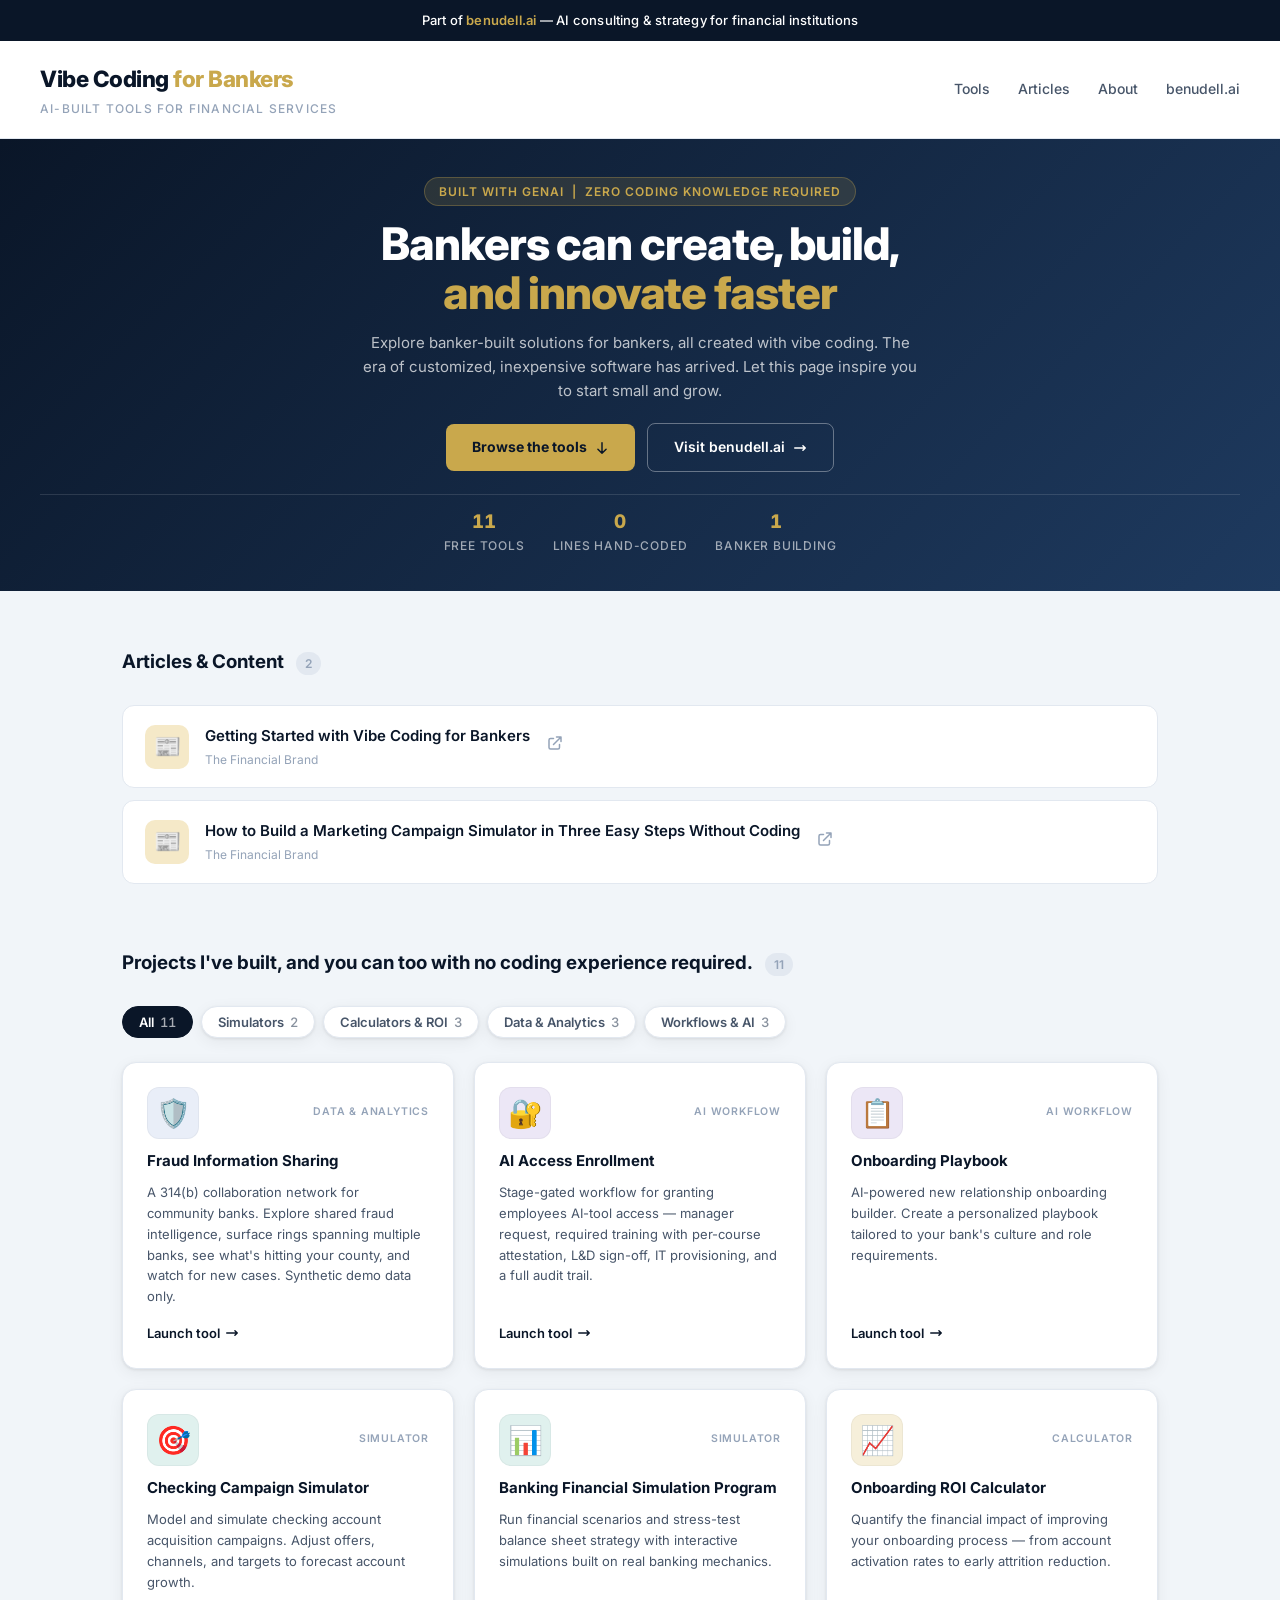
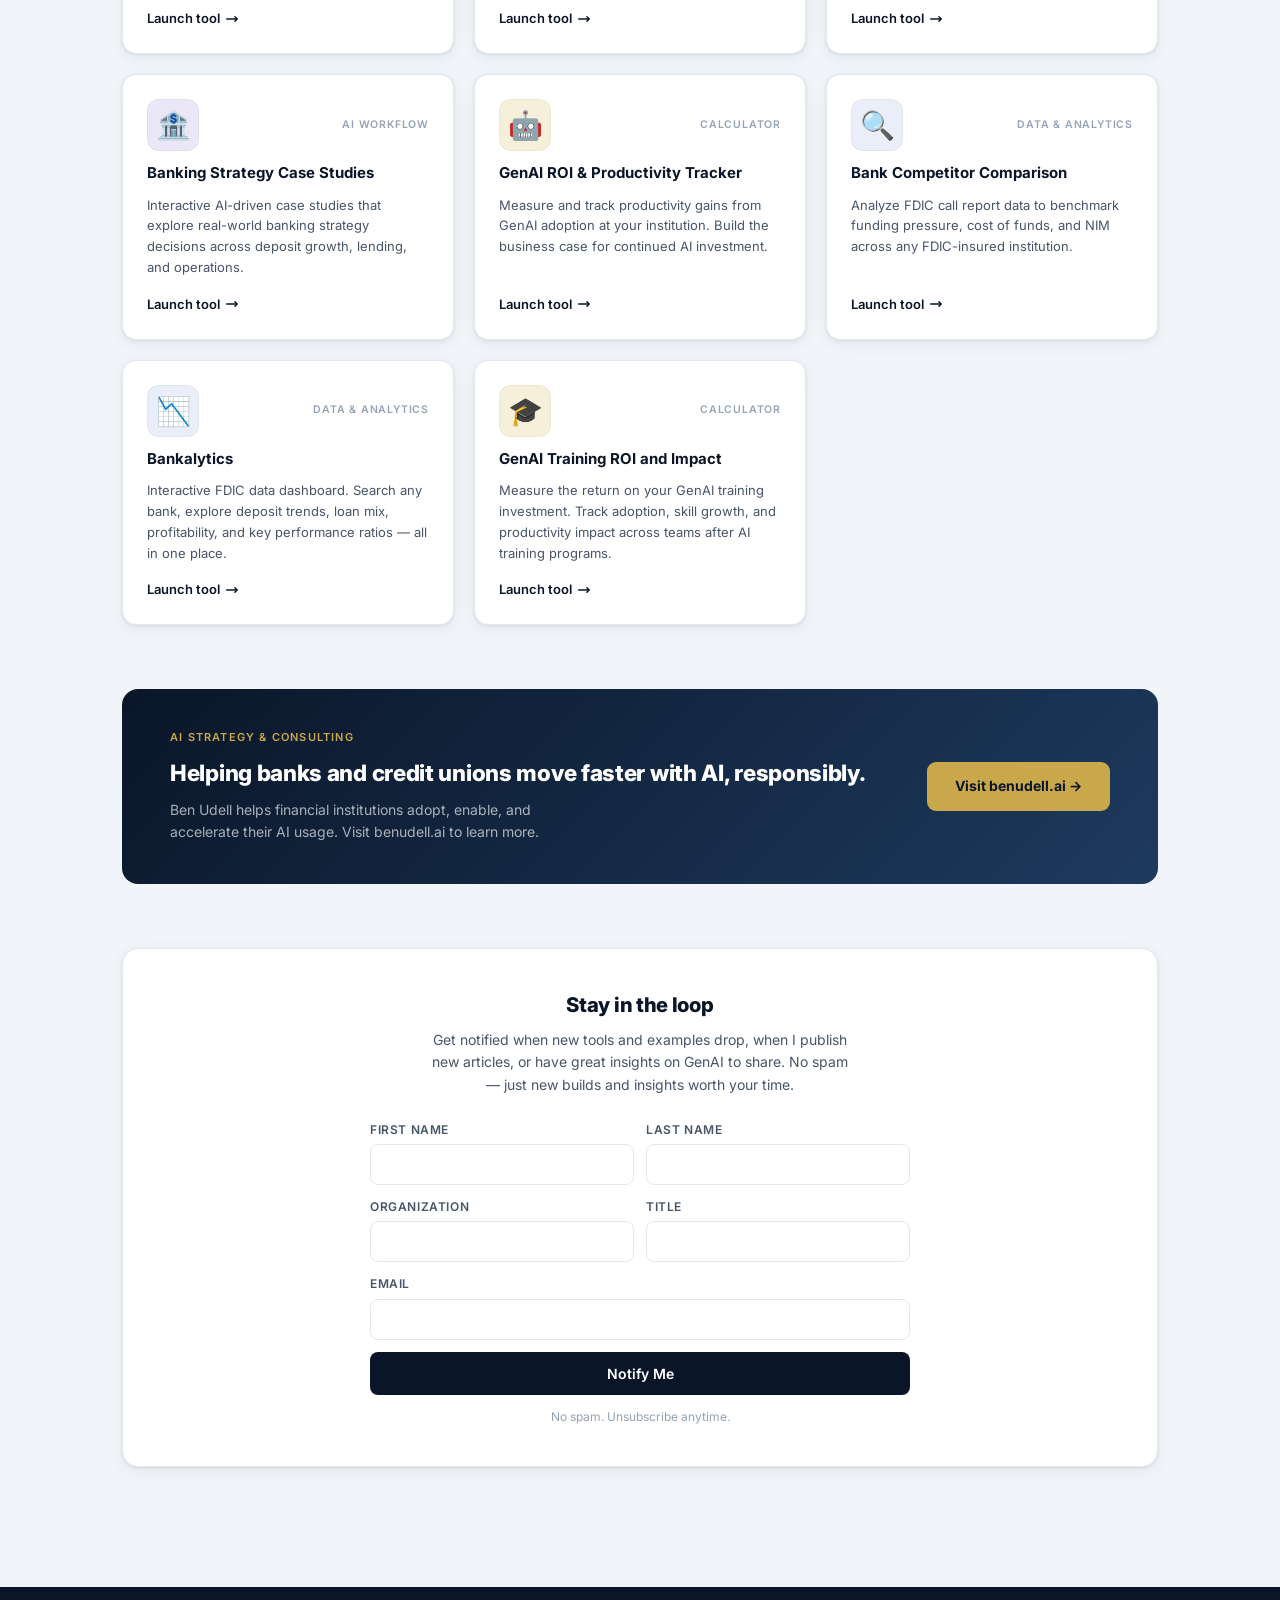
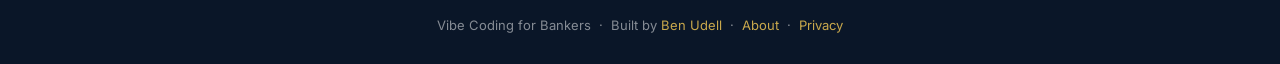
<file: index.html>
<!DOCTYPE html>
<html lang="en">
<head>
  <!-- Google tag (gtag.js) -->
  <script async src="https://www.googletagmanager.com/gtag/js?id=G-VMK59B5GK4"></script>
  <script>
    window.dataLayer = window.dataLayer || [];
    function gtag(){dataLayer.push(arguments);}
    gtag('js', new Date());
    gtag('config', 'G-VMK59B5GK4');
  </script>
  <meta charset="UTF-8">
  <meta name="viewport" content="width=device-width, initial-scale=1.0">
  <title>Vibe Coding for Bankers — AI-Built Tools for Financial Services</title>
  <meta name="description" content="Banker-built software created with vibe coding and zero coding experience. Explore free AI-built tools for banks: campaign simulators, ROI calculators, FDIC data dashboards, and more.">
  <link rel="canonical" href="https://vibecodingforbankers.com/">
  <link rel="icon" type="image/png" href="robot.png">

  <!-- Open Graph -->
  <meta property="og:type" content="website">
  <meta property="og:site_name" content="Vibe Coding for Bankers">
  <meta property="og:title" content="Vibe Coding for Bankers — AI-Built Tools for Financial Services">
  <meta property="og:description" content="Banker-built software created with vibe coding and zero coding experience. Free AI-built tools for banks: simulators, ROI calculators, and FDIC dashboards.">
  <meta property="og:url" content="https://vibecodingforbankers.com/">
  <meta property="og:image" content="https://vibecodingforbankers.com/robot.png">

  <!-- Twitter -->
  <meta name="twitter:card" content="summary">
  <meta name="twitter:title" content="Vibe Coding for Bankers — AI-Built Tools for Financial Services">
  <meta name="twitter:description" content="Banker-built software created with vibe coding and zero coding experience. Free AI-built tools for banks.">
  <meta name="twitter:image" content="https://vibecodingforbankers.com/robot.png">

  <!-- Structured data -->
  <script type="application/ld+json">
  {
    "@context": "https://schema.org",
    "@graph": [
      {
        "@type": "WebSite",
        "@id": "https://vibecodingforbankers.com/#website",
        "url": "https://vibecodingforbankers.com/",
        "name": "Vibe Coding for Bankers",
        "description": "AI-built tools for financial services, created by a banker with no coding experience.",
        "publisher": { "@id": "https://vibecodingforbankers.com/#person" }
      },
      {
        "@type": "Person",
        "@id": "https://vibecodingforbankers.com/#person",
        "name": "Ben Udell",
        "url": "https://benudell.ai",
        "jobTitle": "AI Strategy Consultant for Financial Institutions",
        "sameAs": [
          "https://www.linkedin.com/in/benudell/",
          "https://benudell.ai"
        ]
      }
    ]
  }
  </script>

  <link href="https://fonts.googleapis.com/css2?family=Inter:wght@400;500;600;700;800&display=swap" rel="stylesheet">
  <style>
    *, *::before, *::after { box-sizing: border-box; margin: 0; padding: 0; }

    :root {
      --navy:       #0a1628;
      --navy-mid:   #1e3a5f;
      --gold:       #c9a84c;
      --gold-light: #f5e9c8;
      --bg:         #f1f5f9;
      --white:      #ffffff;
      --text:       #0f172a;
      --text-mid:   #475569;
      --text-light: #94a3b8;
      --border:     #e2e8f0;
      --shadow:     0 1px 3px rgba(0,0,0,0.08), 0 4px 16px rgba(0,0,0,0.06);
      --shadow-hover: 0 4px 12px rgba(0,0,0,0.12), 0 12px 32px rgba(0,0,0,0.1);
    }

    html { scroll-behavior: smooth; }
    @media (prefers-reduced-motion: reduce) { html { scroll-behavior: auto; } }

    html, body {
      font-family: 'Inter', sans-serif;
      background: var(--bg);
      color: var(--text);
      font-size: 15px;
      line-height: 1.6;
    }

    a:focus-visible, button:focus-visible {
      outline: 2px solid var(--gold);
      outline-offset: 2px;
      border-radius: 4px;
    }

    section[id], div[id] { scroll-margin-top: 24px; }

    /* ── Top Banner ─────────────────────────────────────── */
    .top-banner {
      background: var(--navy);
      color: #fff;
      text-align: center;
      padding: 10px 20px;
      font-size: 13px;
      font-weight: 500;
      letter-spacing: 0.2px;
    }
    .top-banner a {
      color: var(--gold);
      text-decoration: none;
      font-weight: 600;
      border-bottom: 1px solid transparent;
      transition: border-color 0.2s;
    }
    .top-banner a:hover { border-color: var(--gold); }

    /* ── Header ─────────────────────────────────────────── */
    .site-header {
      background: var(--white);
      border-bottom: 1px solid var(--border);
      padding: 20px 40px;
      display: flex;
      align-items: center;
      justify-content: space-between;
      gap: 20px;
    }
    .brand { display: flex; flex-direction: column; gap: 2px; }
    .brand-name {
      font-size: 1.5rem;
      font-weight: 800;
      color: var(--navy);
      letter-spacing: -0.5px;
    }
    .brand-name span { color: var(--gold); }
    .brand-tagline {
      font-size: 12px;
      color: var(--text-light);
      text-transform: uppercase;
      letter-spacing: 1.2px;
      font-weight: 500;
    }
    .header-nav a {
      font-size: 14px;
      font-weight: 500;
      color: var(--text-mid);
      text-decoration: none;
      margin-left: 24px;
      transition: color 0.2s;
    }
    .header-nav a:hover { color: var(--navy); }

    /* ── Hamburger ──────────────────────────────────────── */
    .hamburger {
      display: none;
      flex-direction: column;
      justify-content: center;
      gap: 5px;
      width: 36px;
      height: 36px;
      cursor: pointer;
      background: none;
      border: none;
      padding: 4px;
    }
    .hamburger span {
      display: block;
      height: 2px;
      background: var(--navy);
      border-radius: 2px;
      transition: transform 0.25s, opacity 0.25s;
    }
    .hamburger.open span:nth-child(1) { transform: translateY(7px) rotate(45deg); }
    .hamburger.open span:nth-child(2) { opacity: 0; }
    .hamburger.open span:nth-child(3) { transform: translateY(-7px) rotate(-45deg); }

    @media (max-width: 600px) {
      .site-header { padding: 14px 20px; position: relative; }
      .hamburger { display: flex; }
      .header-nav {
        display: none;
        position: absolute;
        top: 100%;
        left: 0; right: 0;
        background: var(--white);
        border-top: 1px solid var(--border);
        border-bottom: 1px solid var(--border);
        padding: 12px 20px 16px;
        z-index: 200;
        box-shadow: 0 4px 12px rgba(0,0,0,0.08);
      }
      .header-nav.open { display: flex; flex-direction: column; }
      .header-nav a { margin-left: 0; padding: 10px 0; font-size: 15px; border-bottom: 1px solid var(--border); }
      .header-nav a:last-child { border-bottom: none; }
    }

    /* ── Hero ───────────────────────────────────────────── */
    .hero {
      background: linear-gradient(135deg, var(--navy) 0%, var(--navy-mid) 100%);
      color: #fff;
      padding: 38px 40px 34px;
      text-align: center;
    }
    @media (max-width: 600px) { .hero { padding: 28px 20px 26px; } }
    .hero-label {
      display: inline-block;
      background: rgba(201,168,76,0.15);
      color: var(--gold);
      border: 1px solid rgba(201,168,76,0.3);
      border-radius: 20px;
      font-size: 12px;
      font-weight: 600;
      letter-spacing: 1px;
      text-transform: uppercase;
      padding: 4px 14px;
      margin-bottom: 14px;
    }
    .hero h1 {
      font-size: 3rem;
      font-weight: 800;
      letter-spacing: -1.1px;
      line-height: 1.08;
      margin-bottom: 14px;
      max-width: 760px;
      margin-left: auto;
      margin-right: auto;
    }
    @media (max-width: 600px) {
      .hero h1 { font-size: 2rem; letter-spacing: -0.7px; }
      .hero-label { font-size: 10.5px; letter-spacing: 0.6px; }
      .hero p { font-size: 0.95rem; }
    }
    .hero h1 span { color: var(--gold); }
    .hero p {
      font-size: 1rem;
      color: rgba(255,255,255,0.72);
      max-width: 560px;
      margin: 0 auto 20px;
      line-height: 1.6;
    }
    .hero-ctas {
      display: flex;
      justify-content: center;
      align-items: center;
      gap: 12px;
      flex-wrap: wrap;
    }
    .hero-cta {
      display: inline-flex;
      align-items: center;
      gap: 8px;
      background: var(--gold);
      color: var(--navy);
      font-weight: 700;
      font-size: 14px;
      padding: 12px 26px;
      border-radius: 8px;
      text-decoration: none;
      transition: opacity 0.2s, transform 0.2s;
    }
    .hero-cta:hover { opacity: 0.88; transform: translateY(-1px); }
    .hero-cta.ghost {
      background: transparent;
      color: #fff;
      border: 1px solid rgba(255,255,255,0.35);
      font-weight: 600;
    }
    .hero-cta.ghost:hover { background: rgba(255,255,255,0.1); opacity: 1; }
    .hero-stats {
      display: flex;
      justify-content: center;
      gap: 28px;
      flex-wrap: wrap;
      margin-top: 22px;
      padding-top: 16px;
      border-top: 1px solid rgba(255,255,255,0.12);
    }
    .hero-stat { text-align: center; }
    .hero-stat b {
      display: block;
      font-size: 1.25rem;
      font-weight: 800;
      color: var(--gold);
      font-variant-numeric: tabular-nums;
      line-height: 1.2;
    }
    .hero-stat span {
      font-size: 12px;
      color: rgba(255,255,255,0.6);
      text-transform: uppercase;
      letter-spacing: 0.8px;
      font-weight: 500;
    }
    /* Keep all three stats on one row on phones. */
    @media (max-width: 600px) {
      .hero-stats {
        display: grid;
        grid-template-columns: repeat(3, 1fr);
        gap: 8px;
        margin-top: 18px;
        padding-top: 14px;
      }
      .hero-stat b { font-size: 1.1rem; }
      .hero-stat span { font-size: 10px; letter-spacing: 0.3px; line-height: 1.35; }
    }

    /* ── Main content ───────────────────────────────────── */
    .main { max-width: 1100px; margin: 0 auto; padding: 56px 32px; }

    /* ── Section headings ───────────────────────────────── */
    .section-header {
      display: flex;
      align-items: baseline;
      gap: 12px;
      margin-bottom: 28px;
    }
    .section-title {
      font-size: 1.25rem;
      font-weight: 700;
      color: var(--navy);
    }
    .section-count {
      font-size: 12px;
      font-weight: 600;
      color: var(--text-light);
      background: var(--border);
      border-radius: 20px;
      padding: 2px 9px;
    }

    /* ── Project cards grid ─────────────────────────────── */
    .cards-grid {
      display: grid;
      grid-template-columns: repeat(3, 1fr);
      gap: 20px;
      margin-bottom: 64px;
    }
    @media (max-width: 900px) { .cards-grid { grid-template-columns: repeat(2, 1fr); } }
    @media (max-width: 560px) { .cards-grid { grid-template-columns: 1fr; } }

    .card {
      background: var(--white);
      border: 1px solid var(--border);
      border-radius: 14px;
      padding: 24px;
      display: flex;
      flex-direction: column;
      gap: 12px;
      box-shadow: var(--shadow);
      text-decoration: none;
      color: inherit;
      transition: box-shadow 0.2s, transform 0.2s, border-color 0.2s;
    }
    .card:hover {
      box-shadow: var(--shadow-hover);
      transform: translateY(-3px);
      border-color: var(--gold);
    }
    .card-top {
      display: flex;
      align-items: center;
      justify-content: space-between;
      gap: 10px;
    }
    .card-icon {
      font-size: 28px;
      line-height: 1;
      display: flex;
      align-items: center;
      justify-content: center;
      width: 52px;
      height: 52px;
      background: var(--gold-light);
      border-radius: 12px;
      box-shadow: inset 0 0 0 1px rgba(15,23,42,0.04);
    }
    .card-tag {
      font-size: 10.5px;
      font-weight: 600;
      text-transform: uppercase;
      letter-spacing: 0.8px;
      color: var(--text-light);
      white-space: nowrap;
    }

    /* Category tints — color identifies the tool category. */
    .tint-teal   { background: #e0f1ee; }
    .tint-amber  { background: #f6efda; }
    .tint-blue   { background: #e9eef8; }
    .tint-violet { background: #ece7f6; }

    /* ── Filter chips ───────────────────────────────────── */
    .filterbar {
      display: flex;
      flex-wrap: wrap;
      gap: 8px;
      margin-bottom: 24px;
    }
    .filter-chip {
      font-family: 'Inter', sans-serif;
      font-size: 13px;
      font-weight: 600;
      color: var(--text-mid);
      background: var(--white);
      border: 1px solid var(--border);
      border-radius: 999px;
      padding: 7px 16px;
      cursor: pointer;
      box-shadow: var(--shadow);
      transition: border-color 0.15s, color 0.15s, background 0.15s;
    }
    .filter-chip:hover { border-color: var(--gold); color: var(--navy); }
    .filter-chip.on {
      background: var(--navy);
      border-color: var(--navy);
      color: #fff;
      box-shadow: none;
    }
    .filter-chip .n {
      font-weight: 500;
      opacity: 0.65;
      font-variant-numeric: tabular-nums;
      margin-left: 3px;
    }
    .card-title {
      font-size: 1rem;
      font-weight: 700;
      color: var(--navy);
      line-height: 1.3;
    }
    .card-desc {
      font-size: 13px;
      color: var(--text-mid);
      line-height: 1.6;
      flex: 1;
    }
    .card-link {
      display: inline-flex;
      align-items: center;
      gap: 5px;
      font-size: 13px;
      font-weight: 600;
      color: var(--navy);
      margin-top: 4px;
    }
    .card-link svg { transition: transform 0.2s; }
    .card:hover .card-link svg { transform: translateX(3px); }

    /* ── benudell.ai Callout ────────────────────────────── */
    .callout-band {
      background: linear-gradient(135deg, var(--navy) 0%, var(--navy-mid) 100%);
      border-radius: 16px;
      padding: 40px 48px;
      display: flex;
      align-items: center;
      justify-content: space-between;
      gap: 32px;
      margin-bottom: 64px;
    }
    @media (max-width: 700px) {
      .callout-band { flex-direction: column; text-align: center; padding: 32px 24px; }
    }
    .callout-text {}
    .callout-eyebrow {
      font-size: 11px;
      font-weight: 600;
      text-transform: uppercase;
      letter-spacing: 1.2px;
      color: var(--gold);
      margin-bottom: 8px;
    }
    .callout-heading {
      font-size: 1.5rem;
      font-weight: 800;
      color: #fff;
      letter-spacing: -0.3px;
      margin-bottom: 8px;
    }
    .callout-sub {
      font-size: 14px;
      color: rgba(255,255,255,0.65);
      line-height: 1.6;
      max-width: 420px;
    }
    .callout-btn {
      flex-shrink: 0;
      background: var(--gold);
      color: var(--navy);
      font-weight: 700;
      font-size: 14px;
      padding: 13px 28px;
      border-radius: 9px;
      text-decoration: none;
      white-space: nowrap;
      transition: opacity 0.2s, transform 0.2s;
    }
    .callout-btn:hover { opacity: 0.88; transform: translateY(-1px); }

    /* ── Email Capture ──────────────────────────────────── */
    .email-section {
      background: var(--white);
      border: 1px solid var(--border);
      border-radius: 16px;
      padding: 40px 48px;
      margin-bottom: 64px;
      text-align: center;
      box-shadow: var(--shadow);
    }
    @media (max-width: 600px) { .email-section { padding: 28px 20px; } }
    .email-section h2 {
      font-size: 1.35rem;
      font-weight: 800;
      color: var(--navy);
      margin-bottom: 8px;
      letter-spacing: -0.3px;
    }
    .email-section p {
      font-size: 14px;
      color: var(--text-mid);
      margin-bottom: 24px;
      max-width: 420px;
      margin-left: auto;
      margin-right: auto;
    }
    .email-form {
      display: grid;
      grid-template-columns: 1fr 1fr;
      gap: 12px;
      max-width: 540px;
      margin: 0 auto;
      text-align: left;
    }
    .email-form .full { grid-column: 1 / -1; }
    @media (max-width: 500px) { .email-form { grid-template-columns: 1fr; } }
    .email-field { display: flex; flex-direction: column; gap: 5px; }
    .email-label {
      font-size: 12px;
      font-weight: 600;
      color: var(--text-mid);
      text-transform: uppercase;
      letter-spacing: 0.6px;
    }
    .email-input {
      padding: 11px 14px;
      border: 1.5px solid var(--border);
      border-radius: 8px;
      font-size: 14px;
      font-family: 'Inter', sans-serif;
      color: var(--text);
      outline: none;
      transition: border-color 0.2s;
      width: 100%;
    }
    .email-input:focus { border-color: var(--navy); }
    .email-btn {
      grid-column: 1 / -1;
      background: var(--navy);
      color: #fff;
      font-family: 'Inter', sans-serif;
      font-size: 14px;
      font-weight: 600;
      padding: 13px 22px;
      border: none;
      border-radius: 8px;
      cursor: pointer;
      transition: background 0.2s, transform 0.15s;
    }
    .email-btn:hover { background: var(--navy-mid); transform: translateY(-1px); }
    .email-thanks {
      display: none;
      color: #16a34a;
      font-weight: 600;
      font-size: 15px;
      margin-top: 16px;
    }
    .email-note {
      font-size: 12px;
      color: var(--text-light);
      margin-top: 12px;
      text-align: center;
    }

    /* ── Articles ───────────────────────────────────────── */
    .articles-list { list-style: none; margin-bottom: 64px; }
    .article-item {
      background: var(--white);
      border: 1px solid var(--border);
      border-radius: 12px;
      margin-bottom: 12px;
      overflow: hidden;
      transition: box-shadow 0.2s, transform 0.2s;
    }
    .article-item:hover { box-shadow: var(--shadow-hover); transform: translateY(-2px); }
    .article-link {
      display: flex;
      align-items: center;
      gap: 16px;
      padding: 18px 22px;
      text-decoration: none;
      color: inherit;
    }
    .article-icon {
      font-size: 22px;
      flex-shrink: 0;
      width: 44px;
      height: 44px;
      background: var(--gold-light);
      border-radius: 10px;
      display: flex;
      align-items: center;
      justify-content: center;
    }
    .article-title {
      font-size: 15px;
      font-weight: 600;
      color: var(--navy);
      flex: 1;
    }
    .article-source {
      font-size: 12px;
      color: var(--text-light);
      margin-top: 2px;
    }
    .article-arrow {
      color: var(--text-light);
      flex-shrink: 0;
    }

    /* ── Footer ─────────────────────────────────────────── */
    .site-footer {
      background: var(--navy);
      color: rgba(255,255,255,0.5);
      text-align: center;
      padding: 28px 20px;
      font-size: 13px;
    }
    .site-footer a { color: var(--gold); text-decoration: none; }
    .site-footer a:hover { text-decoration: underline; }
  </style>
</head>
<body>

  <!-- Top Banner -->
  <div class="top-banner">
    Part of <a href="https://benudell.ai" target="_blank" rel="noopener">benudell.ai</a> — AI consulting &amp; strategy for financial institutions
  </div>

  <!-- Header -->
  <header class="site-header">
    <div class="brand">
      <div class="brand-name">Vibe Coding <span>for Bankers</span></div>
      <div class="brand-tagline">AI-built tools for financial services</div>
    </div>
    <button class="hamburger" id="hamburger" aria-label="Menu">
      <span></span><span></span><span></span>
    </button>
    <nav class="header-nav" id="headerNav">
      <a href="#tools">Tools</a>
      <a href="#articles">Articles</a>
      <a href="about.html">About</a>
      <a href="https://benudell.ai" target="_blank" rel="noopener">benudell.ai</a>
    </nav>
  </header>

  <!-- Hero -->
  <section class="hero">
    <div class="hero-label">Built with GenAI &nbsp;|&nbsp; Zero coding knowledge required</div>
    <h1>Bankers can create, build,<br><span>and innovate faster</span></h1>
    <p>Explore banker-built solutions for bankers, all created with vibe coding. The era of customized, inexpensive software has arrived. Let this page inspire you to start small and grow.</p>
    <div class="hero-ctas">
      <a href="#tools" class="hero-cta">
        Browse the tools
        <svg width="14" height="14" fill="none" viewBox="0 0 24 24" stroke="currentColor" stroke-width="2.5"><path stroke-linecap="round" stroke-linejoin="round" d="M19 14l-7 7m0 0l-7-7m7 7V3"/></svg>
      </a>
      <a href="https://benudell.ai" target="_blank" rel="noopener" class="hero-cta ghost">
        Visit benudell.ai
        <svg width="14" height="14" fill="none" viewBox="0 0 24 24" stroke="currentColor" stroke-width="2.5"><path stroke-linecap="round" stroke-linejoin="round" d="M17 8l4 4m0 0l-4 4m4-4H3"/></svg>
      </a>
    </div>
    <div class="hero-stats">
      <div class="hero-stat"><b>11</b><span>Free tools</span></div>
      <div class="hero-stat"><b>0</b><span>Lines hand-coded</span></div>
      <div class="hero-stat"><b>1</b><span>Banker building</span></div>
    </div>
  </section>

  <main class="main">

    <!-- Articles -->
    <div class="section-header" id="articles">
      <div class="section-title">Articles &amp; Content</div>
      <div class="section-count">2</div>
    </div>
    <ul class="articles-list">
      <li class="article-item">
        <a href="https://thefinancialbrand.com/news/digital-banking/you-can-vibe-code-for-your-bank-196775" target="_blank" rel="noopener" class="article-link">
          <div class="article-icon tint-blue">📰</div>
          <div>
            <div class="article-title">Getting Started with Vibe Coding for Bankers</div>
            <div class="article-source">The Financial Brand</div>
          </div>
          <div class="article-arrow">
            <svg width="18" height="18" fill="none" viewBox="0 0 24 24" stroke="currentColor" stroke-width="2"><path stroke-linecap="round" stroke-linejoin="round" d="M10 6H6a2 2 0 00-2 2v10a2 2 0 002 2h10a2 2 0 002-2v-4M14 4h6m0 0v6m0-6L10 14"/></svg>
          </div>
        </a>
      </li>
      <li class="article-item">
        <a href="https://thefinancialbrand.com/news/artificial-intelligence-banking/how-to-build-a-marketing-campaign-simulator-in-three-easy-steps-without-coding-197214" target="_blank" rel="noopener" class="article-link">
          <div class="article-icon tint-teal">📰</div>
          <div>
            <div class="article-title">How to Build a Marketing Campaign Simulator in Three Easy Steps Without Coding</div>
            <div class="article-source">The Financial Brand</div>
          </div>
          <div class="article-arrow">
            <svg width="18" height="18" fill="none" viewBox="0 0 24 24" stroke="currentColor" stroke-width="2"><path stroke-linecap="round" stroke-linejoin="round" d="M10 6H6a2 2 0 00-2 2v10a2 2 0 002 2h10a2 2 0 002-2v-4M14 4h6m0 0v6m0-6L10 14"/></svg>
          </div>
        </a>
      </li>
    </ul>

    <!-- Projects -->
    <div class="section-header" id="tools">
      <div class="section-title">Projects I've built, and you can too with no coding experience required.</div>
      <div class="section-count">11</div>
    </div>

    <div class="filterbar" id="filterbar">
      <button class="filter-chip on" data-filter="all">All <span class="n">11</span></button>
      <button class="filter-chip" data-filter="sim">Simulators <span class="n">2</span></button>
      <button class="filter-chip" data-filter="calc">Calculators &amp; ROI <span class="n">3</span></button>
      <button class="filter-chip" data-filter="data">Data &amp; Analytics <span class="n">3</span></button>
      <button class="filter-chip" data-filter="ai">Workflows &amp; AI <span class="n">3</span></button>
    </div>

    <div class="cards-grid">

      <a href="/fraud-share/" target="_blank" rel="noopener" class="card" data-cat="data">
        <div class="card-top"><div class="card-icon tint-blue">🛡️</div><span class="card-tag">Data &amp; Analytics</span></div>
        <div class="card-title">Fraud Information Sharing</div>
        <div class="card-desc">A 314(b) collaboration network for community banks. Explore shared fraud intelligence, surface rings spanning multiple banks, see what's hitting your county, and watch for new cases. Synthetic demo data only.</div>
        <div class="card-link">Launch tool <svg width="14" height="14" fill="none" viewBox="0 0 24 24" stroke="currentColor" stroke-width="2.5"><path stroke-linecap="round" stroke-linejoin="round" d="M17 8l4 4m0 0l-4 4m4-4H3"/></svg></div>
      </a>

      <a href="https://ai-access-enrollment-production.up.railway.app" target="_blank" rel="noopener" class="card" data-cat="ai">
        <div class="card-top"><div class="card-icon tint-violet">🔐</div><span class="card-tag">AI Workflow</span></div>
        <div class="card-title">AI Access Enrollment</div>
        <div class="card-desc">Stage-gated workflow for granting employees AI-tool access — manager request, required training with per-course attestation, L&amp;D sign-off, IT provisioning, and a full audit trail.</div>
        <div class="card-link">Launch tool <svg width="14" height="14" fill="none" viewBox="0 0 24 24" stroke="currentColor" stroke-width="2.5"><path stroke-linecap="round" stroke-linejoin="round" d="M17 8l4 4m0 0l-4 4m4-4H3"/></svg></div>
      </a>

      <a href="https://embark-architect.lovable.app" target="_blank" rel="noopener" class="card" data-cat="ai">
        <div class="card-top"><div class="card-icon tint-violet">📋</div><span class="card-tag">AI Workflow</span></div>
        <div class="card-title">Onboarding Playbook</div>
        <div class="card-desc">AI-powered new relationship onboarding builder. Create a personalized playbook tailored to your bank's culture and role requirements.</div>
        <div class="card-link">Launch tool <svg width="14" height="14" fill="none" viewBox="0 0 24 24" stroke="currentColor" stroke-width="2.5"><path stroke-linecap="round" stroke-linejoin="round" d="M17 8l4 4m0 0l-4 4m4-4H3"/></svg></div>
      </a>

      <a href="https://checkingcampaignsimulator.lovable.app" target="_blank" rel="noopener" class="card" data-cat="sim">
        <div class="card-top"><div class="card-icon tint-teal">🎯</div><span class="card-tag">Simulator</span></div>
        <div class="card-title">Checking Campaign Simulator</div>
        <div class="card-desc">Model and simulate checking account acquisition campaigns. Adjust offers, channels, and targets to forecast account growth.</div>
        <div class="card-link">Launch tool <svg width="14" height="14" fill="none" viewBox="0 0 24 24" stroke="currentColor" stroke-width="2.5"><path stroke-linecap="round" stroke-linejoin="round" d="M17 8l4 4m0 0l-4 4m4-4H3"/></svg></div>
      </a>

      <a href="https://fisim-for-bankers.netlify.app/" target="_blank" rel="noopener" class="card" data-cat="sim">
        <div class="card-top"><div class="card-icon tint-teal">📊</div><span class="card-tag">Simulator</span></div>
        <div class="card-title">Banking Financial Simulation Program</div>
        <div class="card-desc">Run financial scenarios and stress-test balance sheet strategy with interactive simulations built on real banking mechanics.</div>
        <div class="card-link">Launch tool <svg width="14" height="14" fill="none" viewBox="0 0 24 24" stroke="currentColor" stroke-width="2.5"><path stroke-linecap="round" stroke-linejoin="round" d="M17 8l4 4m0 0l-4 4m4-4H3"/></svg></div>
      </a>

<a href="https://creative-calculation-hub.lovable.app" target="_blank" rel="noopener" class="card" data-cat="calc">
        <div class="card-top"><div class="card-icon tint-amber">📈</div><span class="card-tag">Calculator</span></div>
        <div class="card-title">Onboarding ROI Calculator</div>
        <div class="card-desc">Quantify the financial impact of improving your onboarding process — from account activation rates to early attrition reduction.</div>
        <div class="card-link">Launch tool <svg width="14" height="14" fill="none" viewBox="0 0 24 24" stroke="currentColor" stroke-width="2.5"><path stroke-linecap="round" stroke-linejoin="round" d="M17 8l4 4m0 0l-4 4m4-4H3"/></svg></div>
      </a>

      <a href="https://bank-strategist-ai.lovable.app" target="_blank" rel="noopener" class="card" data-cat="ai">
        <div class="card-top"><div class="card-icon tint-violet">🏦</div><span class="card-tag">AI Workflow</span></div>
        <div class="card-title">Banking Strategy Case Studies</div>
        <div class="card-desc">Interactive AI-driven case studies that explore real-world banking strategy decisions across deposit growth, lending, and operations.</div>
        <div class="card-link">Launch tool <svg width="14" height="14" fill="none" viewBox="0 0 24 24" stroke="currentColor" stroke-width="2.5"><path stroke-linecap="round" stroke-linejoin="round" d="M17 8l4 4m0 0l-4 4m4-4H3"/></svg></div>
      </a>

      <a href="https://genairoiproductivity.vibecodingforbankers.com/" target="_blank" rel="noopener" class="card" data-cat="calc">
        <div class="card-top"><div class="card-icon tint-amber">🤖</div><span class="card-tag">Calculator</span></div>
        <div class="card-title">GenAI ROI &amp; Productivity Tracker</div>
        <div class="card-desc">Measure and track productivity gains from GenAI adoption at your institution. Build the business case for continued AI investment.</div>
        <div class="card-link">Launch tool <svg width="14" height="14" fill="none" viewBox="0 0 24 24" stroke="currentColor" stroke-width="2.5"><path stroke-linecap="round" stroke-linejoin="round" d="M17 8l4 4m0 0l-4 4m4-4H3"/></svg></div>
      </a>

      <a href="bank-call-report-analyzer.html" target="_blank" rel="noopener" class="card" data-cat="data">
        <div class="card-top"><div class="card-icon tint-blue">🔍</div><span class="card-tag">Data &amp; Analytics</span></div>
        <div class="card-title">Bank Competitor Comparison</div>
        <div class="card-desc">Analyze FDIC call report data to benchmark funding pressure, cost of funds, and NIM across any FDIC-insured institution.</div>
        <div class="card-link">Launch tool <svg width="14" height="14" fill="none" viewBox="0 0 24 24" stroke="currentColor" stroke-width="2.5"><path stroke-linecap="round" stroke-linejoin="round" d="M17 8l4 4m0 0l-4 4m4-4H3"/></svg></div>
      </a>

      <a href="https://bankalytics.netlify.app/" target="_blank" rel="noopener" class="card" data-cat="data">
        <div class="card-top"><div class="card-icon tint-blue">📉</div><span class="card-tag">Data &amp; Analytics</span></div>
        <div class="card-title">Bankalytics</div>
        <div class="card-desc">Interactive FDIC data dashboard. Search any bank, explore deposit trends, loan mix, profitability, and key performance ratios — all in one place.</div>
        <div class="card-link">Launch tool <svg width="14" height="14" fill="none" viewBox="0 0 24 24" stroke="currentColor" stroke-width="2.5"><path stroke-linecap="round" stroke-linejoin="round" d="M17 8l4 4m0 0l-4 4m4-4H3"/></svg></div>
      </a>

      <a href="https://trainingroi.vibecodingforbankers.com" target="_blank" rel="noopener" class="card" data-cat="calc">
        <div class="card-top"><div class="card-icon tint-amber">🎓</div><span class="card-tag">Calculator</span></div>
        <div class="card-title">GenAI Training ROI and Impact</div>
        <div class="card-desc">Measure the return on your GenAI training investment. Track adoption, skill growth, and productivity impact across teams after AI training programs.</div>
        <div class="card-link">Launch tool <svg width="14" height="14" fill="none" viewBox="0 0 24 24" stroke="currentColor" stroke-width="2.5"><path stroke-linecap="round" stroke-linejoin="round" d="M17 8l4 4m0 0l-4 4m4-4H3"/></svg></div>
      </a>

    </div>

    <!-- benudell.ai Callout -->
    <div class="callout-band">
      <div class="callout-text">
        <div class="callout-eyebrow">AI Strategy &amp; Consulting</div>
        <div class="callout-heading">Helping banks and credit unions move faster with AI, responsibly.</div>
        <div class="callout-sub">Ben Udell helps financial institutions adopt, enable, and accelerate their AI usage. Visit benudell.ai to learn more.</div>
      </div>
      <a href="https://benudell.ai" target="_blank" rel="noopener" class="callout-btn">Visit benudell.ai →</a>
    </div>

    <!-- Email Capture -->
    <div class="email-section">
      <h2>Stay in the loop</h2>
      <p>Get notified when new tools and examples drop, when I publish new articles, or have great insights on GenAI to share. No spam — just new builds and insights worth your time.</p>
      <form class="email-form" id="emailForm">
        <div class="email-field">
          <label class="email-label" for="firstName">First Name</label>
          <input class="email-input" type="text" id="firstName" name="firstName" required>
        </div>
        <div class="email-field">
          <label class="email-label" for="lastName">Last Name</label>
          <input class="email-input" type="text" id="lastName" name="lastName" required>
        </div>
        <div class="email-field">
          <label class="email-label" for="organization">Organization</label>
          <input class="email-input" type="text" id="organization" name="organization" required>
        </div>
        <div class="email-field">
          <label class="email-label" for="title">Title</label>
          <input class="email-input" type="text" id="title" name="title" required>
        </div>
        <div class="email-field full">
          <label class="email-label" for="email">Email</label>
          <input class="email-input" type="email" id="email" name="email" required>
        </div>
        <button class="email-btn" type="submit">Notify Me</button>
      </form>
      <div class="email-thanks" id="emailThanks">✓ You're on the list — thanks!</div>
      <div class="email-note">No spam. Unsubscribe anytime.</div>
    </div>

  </main>

  <!-- Footer -->
  <footer class="site-footer">
    <p>Vibe Coding for Bankers &nbsp;·&nbsp; Built by <a href="https://benudell.ai" target="_blank" rel="noopener">Ben Udell</a> &nbsp;·&nbsp; <a href="about.html">About</a> &nbsp;·&nbsp; <a href="privacy.html">Privacy</a></p>
  </footer>

  <script>
    // Hamburger menu
    const hamburger = document.getElementById('hamburger');
    const headerNav = document.getElementById('headerNav');
    hamburger.addEventListener('click', () => {
      hamburger.classList.toggle('open');
      headerNav.classList.toggle('open');
    });
    // Close menu when a link is clicked
    headerNav.querySelectorAll('a').forEach(a => a.addEventListener('click', () => {
      hamburger.classList.remove('open');
      headerNav.classList.remove('open');
    }));

    // Tool category filter
    const chips = document.querySelectorAll('.filter-chip');
    chips.forEach(chip => chip.addEventListener('click', () => {
      chips.forEach(c => c.classList.remove('on'));
      chip.classList.add('on');
      const cat = chip.dataset.filter;
      document.querySelectorAll('.cards-grid .card').forEach(card => {
        card.style.display = (cat === 'all' || card.dataset.cat === cat) ? '' : 'none';
      });
    }));

    const SCRIPT_URL = 'https://script.google.com/macros/s/AKfycbw_fB1WUMu78fRrLVEBPa9GOAY6Ng2Lzy8RIN1iD5fTNvYi4U49Or56YtWM7o_eEZM/exec';
    const form = document.getElementById('emailForm');
    form.addEventListener('submit', function(e) {
      e.preventDefault();
      const data = new URLSearchParams();
      data.append('firstName',    form.querySelector('[name="firstName"]').value);
      data.append('lastName',     form.querySelector('[name="lastName"]').value);
      data.append('organization', form.querySelector('[name="organization"]').value);
      data.append('title',        form.querySelector('[name="title"]').value);
      data.append('email',        form.querySelector('[name="email"]').value);
      fetch(SCRIPT_URL, { method: 'POST', mode: 'no-cors', body: data });
      window.gtag && gtag('event', 'newsletter_signup');
      form.style.display = 'none';
      document.getElementById('emailThanks').style.display = 'block';
    });
  </script>

</body>
</html>
</file>
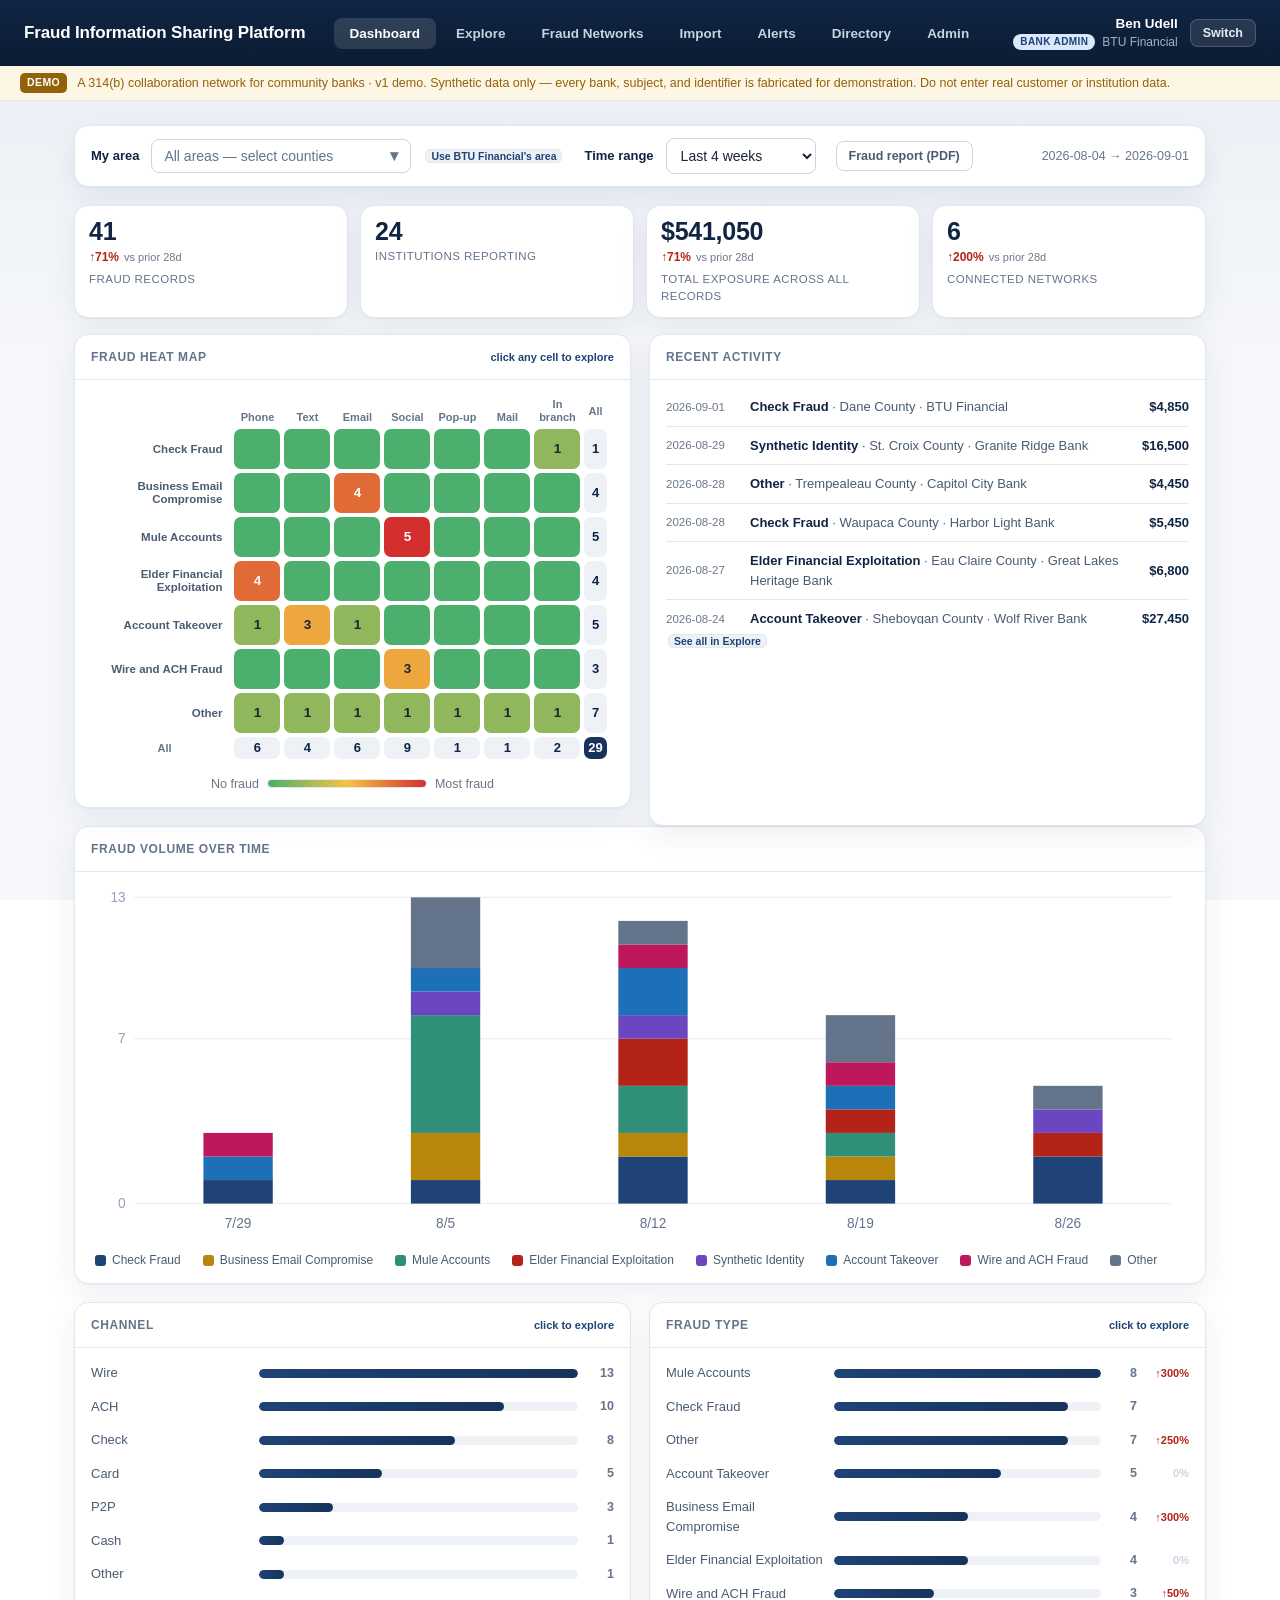
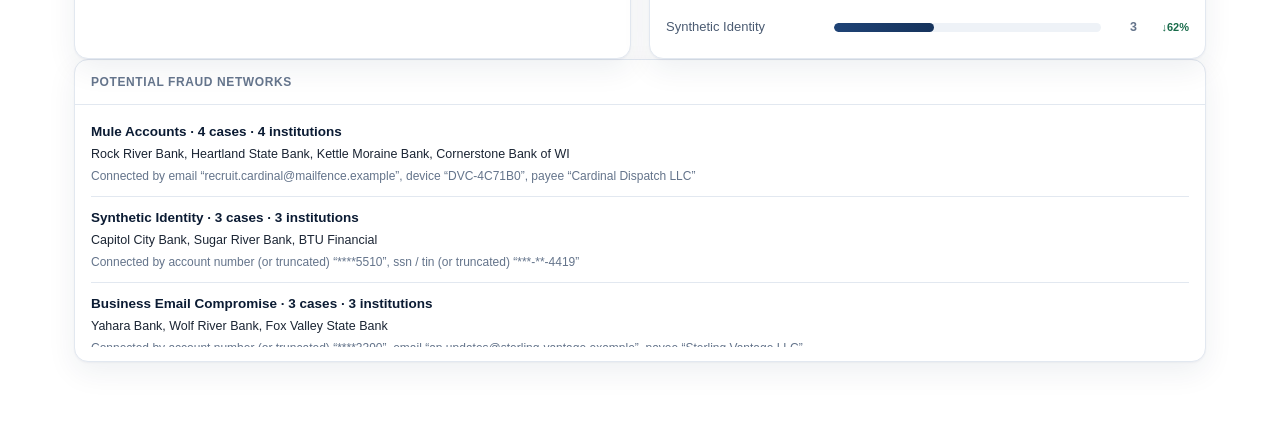
<file: fraud-share/index.html>
<!doctype html>
<html lang="en">
  <head>
    <meta charset="UTF-8" />
    <meta name="viewport" content="width=device-width, initial-scale=1.0" />
    <title>Fraud Information Sharing Platform · 314(b) demo</title>
    <script type="module" crossorigin src="/fraud-share/assets/index-DxyVdAA8.js"></script>
    <link rel="stylesheet" crossorigin href="/fraud-share/assets/index-B9y-H98C.css">
  </head>
  <body>
    <div id="root"></div>
  </body>
</html>
</file>
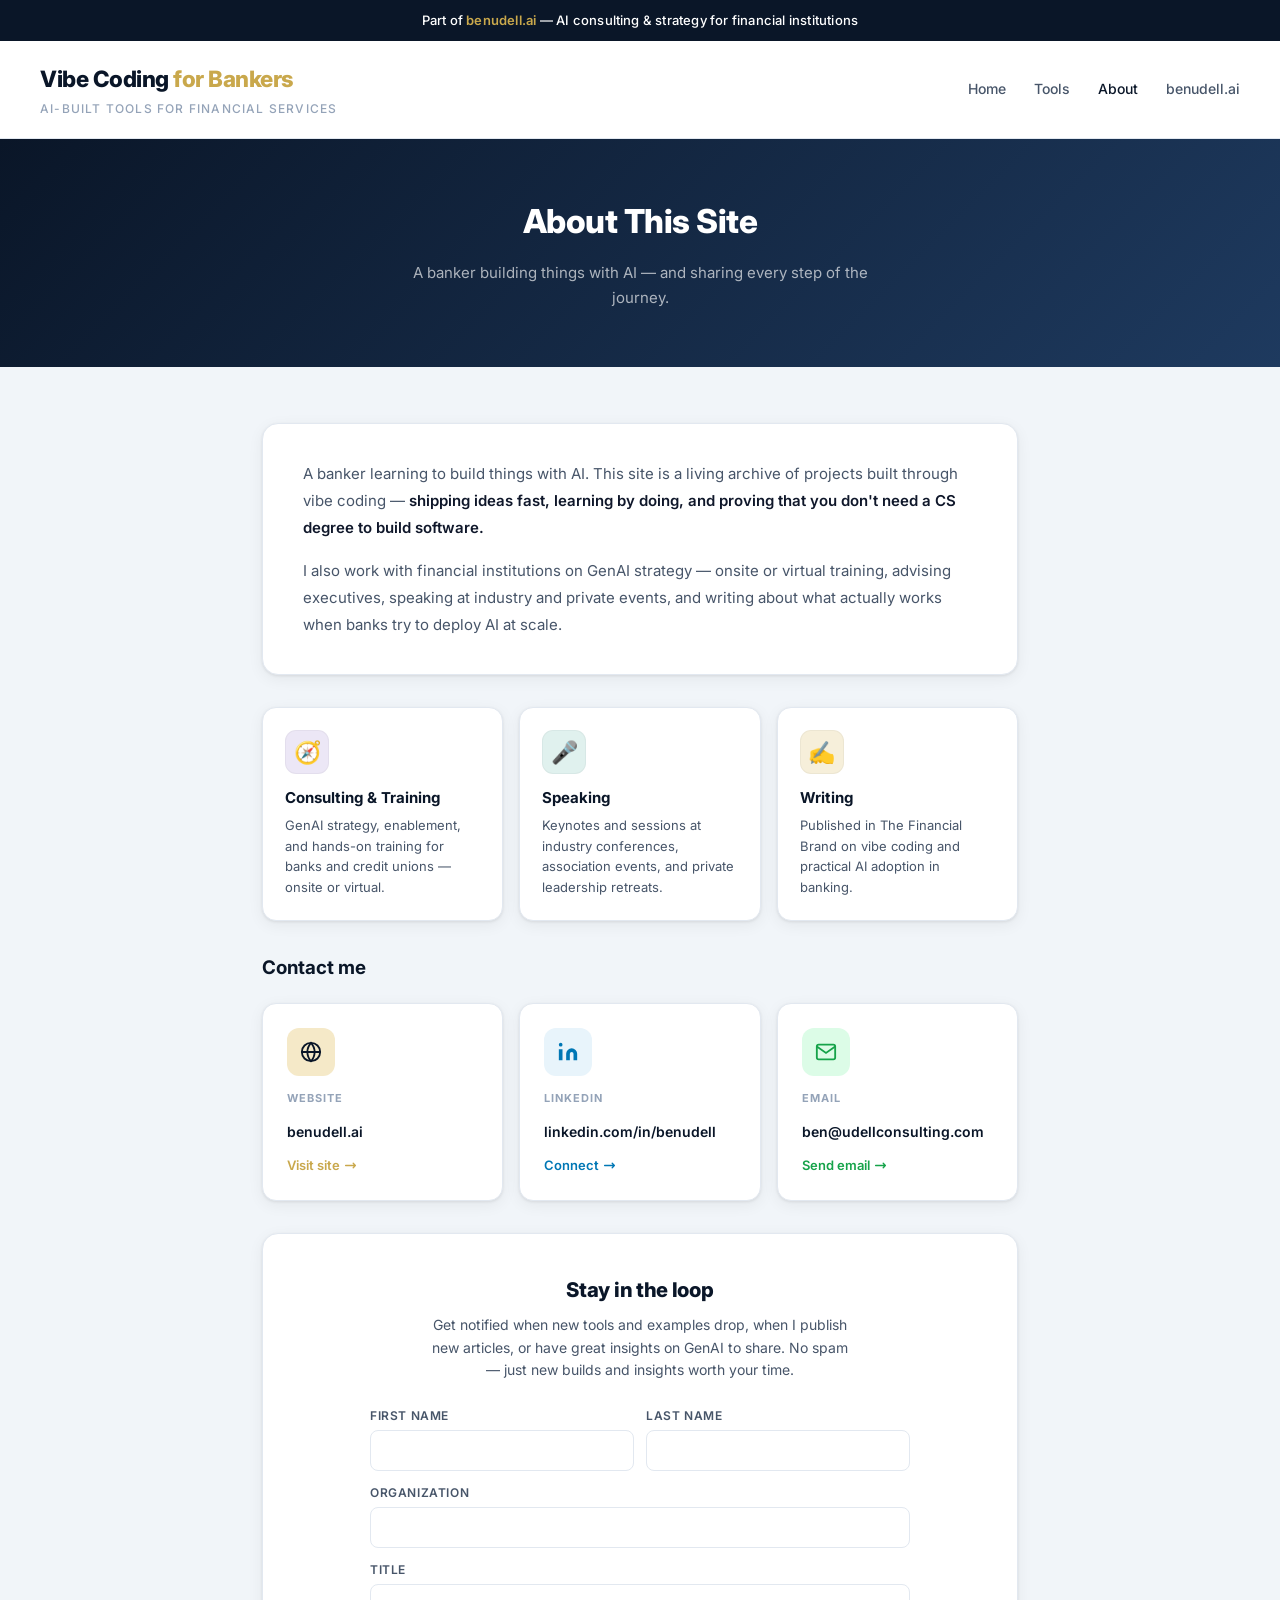
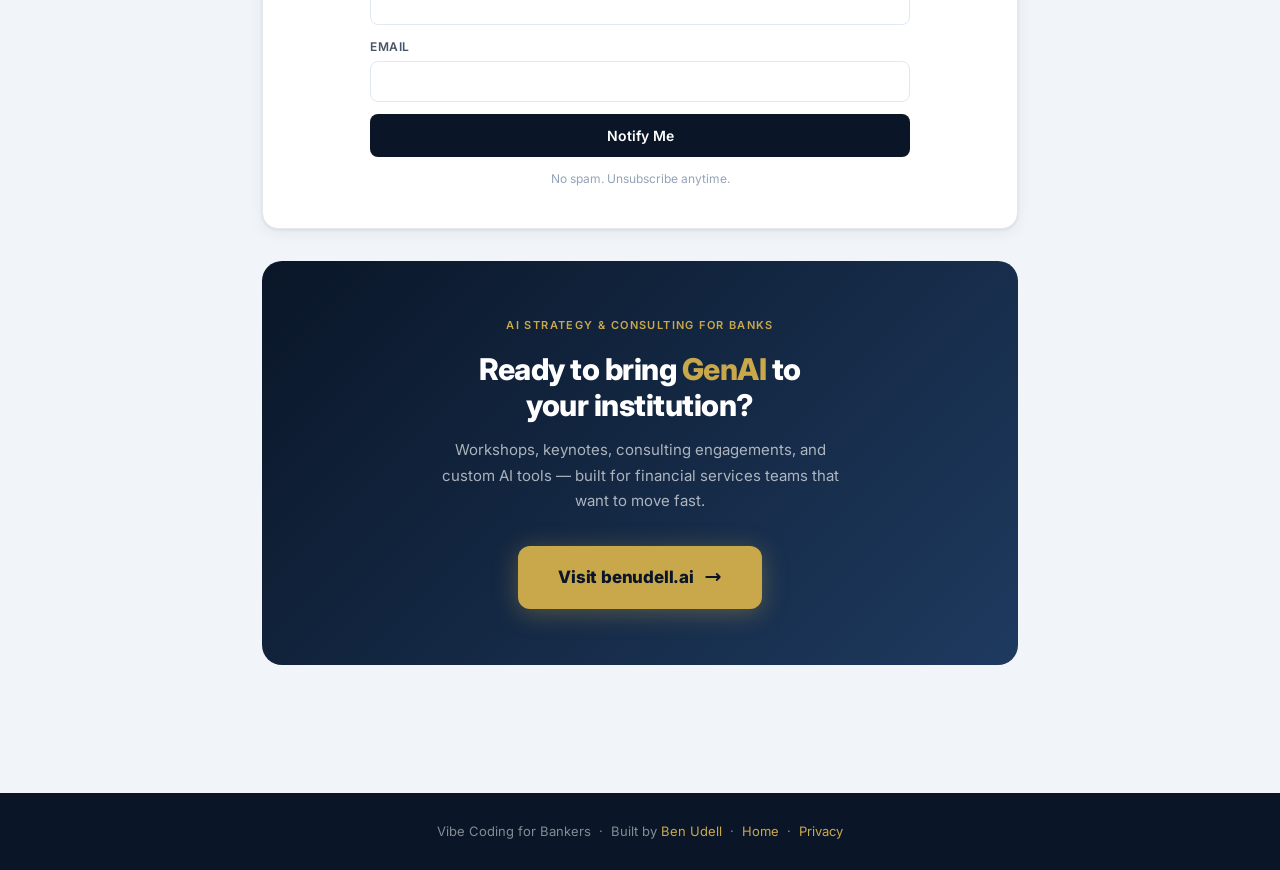
<file: about.html>
<!DOCTYPE html>
<html lang="en">
<head>
  <!-- Google tag (gtag.js) -->
  <script async src="https://www.googletagmanager.com/gtag/js?id=G-VMK59B5GK4"></script>
  <script>
    window.dataLayer = window.dataLayer || [];
    function gtag(){dataLayer.push(arguments);}
    gtag('js', new Date());
    gtag('config', 'G-VMK59B5GK4');
  </script>
  <meta charset="UTF-8">
  <meta name="viewport" content="width=device-width, initial-scale=1.0">
  <title>About Ben Udell — Vibe Coding for Bankers</title>
  <meta name="description" content="Ben Udell is a banker building software with AI and sharing the journey. He advises financial institutions on GenAI strategy, speaks at industry events, and writes for The Financial Brand.">
  <link rel="canonical" href="https://vibecodingforbankers.com/about.html">
  <link rel="icon" type="image/png" href="robot.png">

  <!-- Open Graph -->
  <meta property="og:type" content="profile">
  <meta property="og:site_name" content="Vibe Coding for Bankers">
  <meta property="og:title" content="About Ben Udell — Vibe Coding for Bankers">
  <meta property="og:description" content="A banker building software with AI — GenAI strategy consulting, speaking, and writing for financial institutions.">
  <meta property="og:url" content="https://vibecodingforbankers.com/about.html">
  <meta property="og:image" content="https://vibecodingforbankers.com/robot.png">

  <!-- Twitter -->
  <meta name="twitter:card" content="summary">
  <meta name="twitter:title" content="About Ben Udell — Vibe Coding for Bankers">
  <meta name="twitter:description" content="A banker building software with AI — GenAI strategy consulting, speaking, and writing for financial institutions.">
  <meta name="twitter:image" content="https://vibecodingforbankers.com/robot.png">

  <link href="https://fonts.googleapis.com/css2?family=Inter:wght@400;500;600;700;800&display=swap" rel="stylesheet">
  <style>
    *, *::before, *::after { box-sizing: border-box; margin: 0; padding: 0; }

    :root {
      --navy:       #0a1628;
      --navy-mid:   #1e3a5f;
      --gold:       #c9a84c;
      --gold-light: #f5e9c8;
      --bg:         #f1f5f9;
      --white:      #ffffff;
      --text:       #0f172a;
      --text-mid:   #475569;
      --text-light: #94a3b8;
      --border:     #e2e8f0;
      --shadow:     0 1px 3px rgba(0,0,0,0.08), 0 4px 16px rgba(0,0,0,0.06);
      --shadow-hover: 0 4px 12px rgba(0,0,0,0.12), 0 12px 32px rgba(0,0,0,0.1);
    }

    html { scroll-behavior: smooth; }
    @media (prefers-reduced-motion: reduce) { html { scroll-behavior: auto; } }

    html, body {
      font-family: 'Inter', sans-serif;
      background: var(--bg);
      color: var(--text);
      font-size: 15px;
      line-height: 1.6;
    }

    a:focus-visible, button:focus-visible {
      outline: 2px solid var(--gold);
      outline-offset: 2px;
      border-radius: 4px;
    }

    /* ── Top Banner ─────────────────────────────────────── */
    .top-banner {
      background: var(--navy);
      color: #fff;
      text-align: center;
      padding: 10px 20px;
      font-size: 13px;
      font-weight: 500;
      letter-spacing: 0.2px;
    }
    .top-banner a {
      color: var(--gold);
      text-decoration: none;
      font-weight: 600;
      border-bottom: 1px solid transparent;
      transition: border-color 0.2s;
    }
    .top-banner a:hover { border-color: var(--gold); }

    /* ── Header ─────────────────────────────────────────── */
    .site-header {
      background: var(--white);
      border-bottom: 1px solid var(--border);
      padding: 20px 40px;
      display: flex;
      align-items: center;
      justify-content: space-between;
      gap: 20px;
    }
    .brand { display: flex; flex-direction: column; gap: 2px; text-decoration: none; }
    .brand-name {
      font-size: 1.5rem;
      font-weight: 800;
      color: var(--navy);
      letter-spacing: -0.5px;
    }
    .brand-name span { color: var(--gold); }
    .brand-tagline {
      font-size: 12px;
      color: var(--text-light);
      text-transform: uppercase;
      letter-spacing: 1.2px;
      font-weight: 500;
    }
    .header-nav a {
      font-size: 14px;
      font-weight: 500;
      color: var(--text-mid);
      text-decoration: none;
      margin-left: 24px;
      transition: color 0.2s;
    }
    .header-nav a:hover, .header-nav a.active { color: var(--navy); }

    /* ── Hamburger ──────────────────────────────────────── */
    .hamburger {
      display: none;
      flex-direction: column;
      justify-content: center;
      gap: 5px;
      width: 36px;
      height: 36px;
      cursor: pointer;
      background: none;
      border: none;
      padding: 4px;
    }
    .hamburger span {
      display: block;
      height: 2px;
      background: var(--navy);
      border-radius: 2px;
      transition: transform 0.25s, opacity 0.25s;
    }
    .hamburger.open span:nth-child(1) { transform: translateY(7px) rotate(45deg); }
    .hamburger.open span:nth-child(2) { opacity: 0; }
    .hamburger.open span:nth-child(3) { transform: translateY(-7px) rotate(-45deg); }

    @media (max-width: 600px) {
      .site-header { padding: 14px 20px; position: relative; }
      .hamburger { display: flex; }
      .header-nav {
        display: none;
        position: absolute;
        top: 100%;
        left: 0; right: 0;
        background: var(--white);
        border-top: 1px solid var(--border);
        border-bottom: 1px solid var(--border);
        padding: 12px 20px 16px;
        z-index: 200;
        box-shadow: 0 4px 12px rgba(0,0,0,0.08);
      }
      .header-nav.open { display: flex; flex-direction: column; }
      .header-nav a { margin-left: 0; padding: 10px 0; font-size: 15px; border-bottom: 1px solid var(--border); }
      .header-nav a:last-child { border-bottom: none; }
    }

    /* ── Page Hero ──────────────────────────────────────── */
    .page-hero {
      background: linear-gradient(135deg, var(--navy) 0%, var(--navy-mid) 100%);
      padding: 56px 40px;
      text-align: center;
    }
    .page-hero h1 {
      font-size: 2.2rem;
      font-weight: 800;
      color: #fff;
      letter-spacing: -0.5px;
      margin-bottom: 12px;
    }
    .page-hero p {
      font-size: 1rem;
      color: rgba(255,255,255,0.65);
      max-width: 460px;
      margin: 0 auto;
      line-height: 1.7;
    }

    /* ── Main ───────────────────────────────────────────── */
    .main {
      max-width: 820px;
      margin: 0 auto;
      padding: 56px 32px;
    }

    /* ── Bio Card ───────────────────────────────────────── */
    .bio-card {
      background: var(--white);
      border: 1px solid var(--border);
      border-radius: 16px;
      padding: 36px 40px;
      box-shadow: var(--shadow);
      margin-bottom: 32px;
    }
    @media (max-width: 600px) { .bio-card { padding: 24px 20px; } }
    .bio-card p {
      font-size: 15px;
      color: var(--text-mid);
      line-height: 1.8;
      margin-bottom: 16px;
    }
    .bio-card p:last-child { margin-bottom: 0; }
    .bio-card strong { color: var(--text); font-weight: 600; }

    /* ── What I Do ──────────────────────────────────────── */
    .whatido {
      display: grid;
      grid-template-columns: repeat(3, 1fr);
      gap: 16px;
      margin-bottom: 32px;
    }
    @media (max-width: 600px) { .whatido { grid-template-columns: 1fr; } }
    .whatido-tile {
      background: var(--white);
      border: 1px solid var(--border);
      border-radius: 14px;
      padding: 22px;
      box-shadow: var(--shadow);
    }
    .whatido-ico {
      width: 44px;
      height: 44px;
      border-radius: 11px;
      display: flex;
      align-items: center;
      justify-content: center;
      font-size: 22px;
      line-height: 1;
      margin-bottom: 12px;
      box-shadow: inset 0 0 0 1px rgba(15,23,42,0.04);
    }
    .tint-teal   { background: #e0f1ee; }
    .tint-amber  { background: #f6efda; }
    .tint-violet { background: #ece7f6; }
    .whatido-tile h3 {
      font-size: 15px;
      font-weight: 700;
      color: var(--navy);
      margin-bottom: 5px;
    }
    .whatido-tile p {
      font-size: 13px;
      color: var(--text-mid);
      line-height: 1.6;
    }

    /* ── Contact Card ───────────────────────────────────── */
    .contact-card {
      background: var(--white);
      border: 1px solid var(--border);
      border-radius: 16px;
      padding: 36px 40px;
      box-shadow: var(--shadow);
      margin-bottom: 48px;
    }
    @media (max-width: 600px) { .contact-card { padding: 24px 20px; } }
    .contact-card h2 {
      font-size: 1rem;
      font-weight: 700;
      color: var(--navy);
      text-transform: uppercase;
      letter-spacing: 0.8px;
      font-size: 12px;
      margin-bottom: 20px;
    }
    .contact-row {
      display: flex;
      align-items: center;
      gap: 16px;
      padding: 14px 0;
      border-bottom: 1px solid var(--border);
    }
    .contact-row:last-child { border-bottom: none; padding-bottom: 0; }
    .contact-row:first-of-type { padding-top: 0; }
    .contact-label {
      font-size: 12px;
      font-weight: 600;
      color: var(--text-light);
      text-transform: uppercase;
      letter-spacing: 0.8px;
      width: 88px;
      flex-shrink: 0;
    }
    .contact-value {
      font-size: 14px;
      color: var(--text);
      font-weight: 500;
    }
    .contact-value a {
      color: var(--navy);
      text-decoration: none;
      font-weight: 600;
      border-bottom: 1px solid var(--border);
      transition: border-color 0.2s, color 0.2s;
    }
    .contact-value a:hover { color: var(--gold); border-color: var(--gold); }

    /* ── Contact Cards ──────────────────────────────────── */
    .contact-section { margin-bottom: 32px; }
    .contact-section h2 {
      font-size: 1.25rem;
      font-weight: 700;
      color: var(--navy);
      margin-bottom: 20px;
    }
    .contact-cards {
      display: grid;
      grid-template-columns: repeat(3, 1fr);
      gap: 16px;
    }
    @media (max-width: 600px) { .contact-cards { grid-template-columns: 1fr; } }
    .contact-link-card {
      display: flex;
      flex-direction: column;
      align-items: flex-start;
      gap: 14px;
      background: var(--white);
      border: 1px solid var(--border);
      border-radius: 14px;
      padding: 24px;
      text-decoration: none;
      color: inherit;
      box-shadow: var(--shadow);
      transition: box-shadow 0.2s, transform 0.2s, border-color 0.2s;
    }
    .contact-link-card:hover {
      box-shadow: var(--shadow-hover);
      transform: translateY(-3px);
    }
    .contact-link-card.site:hover  { border-color: var(--gold); }
    .contact-link-card.linkedin:hover { border-color: #0077b5; }
    .contact-link-card.email:hover { border-color: #16a34a; }
    .contact-card-icon {
      width: 48px;
      height: 48px;
      border-radius: 12px;
      display: flex;
      align-items: center;
      justify-content: center;
    }
    .contact-link-card.site  .contact-card-icon { background: var(--gold-light); color: var(--navy); }
    .contact-link-card.linkedin .contact-card-icon { background: #e8f4fb; color: #0077b5; }
    .contact-link-card.email .contact-card-icon { background: #dcfce7; color: #16a34a; }
    .contact-card-label {
      font-size: 11px;
      font-weight: 700;
      text-transform: uppercase;
      letter-spacing: 1px;
      color: var(--text-light);
    }
    .contact-card-value {
      font-size: 14px;
      font-weight: 600;
      color: var(--navy);
      line-height: 1.4;
    }
    .contact-card-cta {
      margin-top: auto;
      font-size: 13px;
      font-weight: 600;
      display: flex;
      align-items: center;
      gap: 4px;
    }
    .contact-link-card.site  .contact-card-cta { color: var(--gold); }
    .contact-link-card.linkedin .contact-card-cta { color: #0077b5; }
    .contact-link-card.email .contact-card-cta { color: #16a34a; }
    .contact-link-card .contact-card-cta svg { transition: transform 0.2s; }
    .contact-link-card:hover .contact-card-cta svg { transform: translateX(3px); }

    /* ── Email Capture ──────────────────────────────────── */
    .email-section {
      background: var(--white);
      border: 1px solid var(--border);
      border-radius: 16px;
      padding: 40px 48px;
      margin-bottom: 32px;
      text-align: center;
      box-shadow: var(--shadow);
    }
    @media (max-width: 600px) { .email-section { padding: 28px 20px; } }
    .email-section h2 {
      font-size: 1.35rem;
      font-weight: 800;
      color: var(--navy);
      margin-bottom: 8px;
      letter-spacing: -0.3px;
    }
    .email-section p {
      font-size: 14px;
      color: var(--text-mid);
      margin-bottom: 24px;
      max-width: 420px;
      margin-left: auto;
      margin-right: auto;
    }
    .email-form {
      display: grid;
      grid-template-columns: 1fr 1fr;
      gap: 12px;
      max-width: 540px;
      margin: 0 auto;
      text-align: left;
    }
    .email-form .full { grid-column: 1 / -1; }
    @media (max-width: 500px) { .email-form { grid-template-columns: 1fr; } }
    .email-field { display: flex; flex-direction: column; gap: 5px; }
    .email-label {
      font-size: 12px;
      font-weight: 600;
      color: var(--text-mid);
      text-transform: uppercase;
      letter-spacing: 0.6px;
    }
    .email-input {
      padding: 11px 14px;
      border: 1.5px solid var(--border);
      border-radius: 8px;
      font-size: 14px;
      font-family: 'Inter', sans-serif;
      color: var(--text);
      outline: none;
      transition: border-color 0.2s;
      width: 100%;
    }
    .email-input:focus { border-color: var(--navy); }
    .email-btn {
      grid-column: 1 / -1;
      background: var(--navy);
      color: #fff;
      font-family: 'Inter', sans-serif;
      font-size: 14px;
      font-weight: 600;
      padding: 13px 22px;
      border: none;
      border-radius: 8px;
      cursor: pointer;
      transition: background 0.2s, transform 0.15s;
    }
    .email-btn:hover { background: var(--navy-mid); transform: translateY(-1px); }
    .email-thanks {
      display: none;
      color: #16a34a;
      font-weight: 600;
      font-size: 15px;
      margin-top: 16px;
    }
    .email-note {
      font-size: 12px;
      color: var(--text-light);
      margin-top: 12px;
      text-align: center;
    }

    /* ── benudell.ai CTA ────────────────────────────────── */
    .cta-block {
      background: linear-gradient(135deg, var(--navy) 0%, var(--navy-mid) 100%);
      border-radius: 20px;
      padding: 56px 48px;
      text-align: center;
      margin-bottom: 16px;
    }
    @media (max-width: 600px) { .cta-block { padding: 40px 24px; } }
    .cta-eyebrow {
      font-size: 11px;
      font-weight: 600;
      text-transform: uppercase;
      letter-spacing: 1.4px;
      color: var(--gold);
      margin-bottom: 16px;
    }
    .cta-block h2 {
      font-size: 2rem;
      font-weight: 800;
      color: #fff;
      letter-spacing: -0.5px;
      margin-bottom: 14px;
      line-height: 1.2;
    }
    .cta-block h2 span { color: var(--gold); }
    .cta-block p {
      font-size: 15px;
      color: rgba(255,255,255,0.65);
      max-width: 420px;
      margin: 0 auto 32px;
      line-height: 1.7;
    }
    .cta-btn-large {
      display: inline-flex;
      align-items: center;
      gap: 10px;
      background: var(--gold);
      color: var(--navy);
      font-weight: 800;
      font-size: 17px;
      padding: 18px 40px;
      border-radius: 12px;
      text-decoration: none;
      letter-spacing: -0.2px;
      transition: opacity 0.2s, transform 0.2s, box-shadow 0.2s;
      box-shadow: 0 4px 24px rgba(201,168,76,0.35);
    }
    .cta-btn-large:hover {
      opacity: 0.92;
      transform: translateY(-2px);
      box-shadow: 0 8px 32px rgba(201,168,76,0.45);
    }
    .cta-btn-large svg { transition: transform 0.2s; }
    .cta-btn-large:hover svg { transform: translateX(4px); }

    /* ── Footer ─────────────────────────────────────────── */
    .site-footer {
      background: var(--navy);
      color: rgba(255,255,255,0.5);
      text-align: center;
      padding: 28px 20px;
      font-size: 13px;
      margin-top: 56px;
    }
    .site-footer a { color: var(--gold); text-decoration: none; }
    .site-footer a:hover { text-decoration: underline; }

    @media (max-width: 600px) {
      .site-header { padding: 16px 20px; }
      .brand-name { font-size: 1.15rem; }
      .page-hero { padding: 40px 20px; }
      .page-hero h1 { font-size: 1.7rem; }
      .main { padding: 36px 20px; }
      .cta-block h2 { font-size: 1.5rem; }
      .cta-btn-large { font-size: 15px; padding: 15px 28px; }
    }
  </style>
</head>
<body>

  <!-- Top Banner -->
  <div class="top-banner">
    Part of <a href="https://benudell.ai" target="_blank" rel="noopener">benudell.ai</a> — AI consulting &amp; strategy for financial institutions
  </div>

  <!-- Header -->
  <header class="site-header">
    <a href="index.html" class="brand">
      <div class="brand-name">Vibe Coding <span>for Bankers</span></div>
      <div class="brand-tagline">AI-built tools for financial services</div>
    </a>
    <button class="hamburger" id="hamburger" aria-label="Menu">
      <span></span><span></span><span></span>
    </button>
    <nav class="header-nav" id="headerNav">
      <a href="index.html">Home</a>
      <a href="index.html#tools">Tools</a>
      <a href="about.html" class="active">About</a>
      <a href="https://benudell.ai" target="_blank" rel="noopener">benudell.ai</a>
    </nav>
  </header>

  <!-- Page Hero -->
  <section class="page-hero">
    <h1>About This Site</h1>
    <p>A banker building things with AI — and sharing every step of the journey.</p>
  </section>

  <main class="main">

    <!-- Bio -->
    <div class="bio-card">
      <p>A banker learning to build things with AI. This site is a living archive of projects built through vibe coding — <strong>shipping ideas fast, learning by doing, and proving that you don't need a CS degree to build software.</strong></p>
      <p>I also work with financial institutions on GenAI strategy — onsite or virtual training, advising executives, speaking at industry and private events, and writing about what actually works when banks try to deploy AI at scale.</p>
    </div>

    <!-- What I Do -->
    <div class="whatido">
      <div class="whatido-tile">
        <div class="whatido-ico tint-violet">🧭</div>
        <h3>Consulting &amp; Training</h3>
        <p>GenAI strategy, enablement, and hands-on training for banks and credit unions — onsite or virtual.</p>
      </div>
      <div class="whatido-tile">
        <div class="whatido-ico tint-teal">🎤</div>
        <h3>Speaking</h3>
        <p>Keynotes and sessions at industry conferences, association events, and private leadership retreats.</p>
      </div>
      <div class="whatido-tile">
        <div class="whatido-ico tint-amber">✍️</div>
        <h3>Writing</h3>
        <p>Published in The Financial Brand on vibe coding and practical AI adoption in banking.</p>
      </div>
    </div>

    <!-- Contact -->
    <div class="contact-section">
      <h2>Contact me</h2>
      <div class="contact-cards">

        <a href="https://benudell.ai" target="_blank" rel="noopener" class="contact-link-card site">
          <div class="contact-card-icon">
            <svg width="22" height="22" fill="none" viewBox="0 0 24 24" stroke="currentColor" stroke-width="2"><circle cx="12" cy="12" r="10"/><path d="M2 12h20M12 2a15.3 15.3 0 0 1 4 10 15.3 15.3 0 0 1-4 10 15.3 15.3 0 0 1-4-10 15.3 15.3 0 0 1 4-10z"/></svg>
          </div>
          <div class="contact-card-label">Website</div>
          <div class="contact-card-value">benudell.ai</div>
          <div class="contact-card-cta">Visit site <svg width="13" height="13" fill="none" viewBox="0 0 24 24" stroke="currentColor" stroke-width="2.5"><path stroke-linecap="round" stroke-linejoin="round" d="M17 8l4 4m0 0l-4 4m4-4H3"/></svg></div>
        </a>

        <a href="https://www.linkedin.com/in/benudell/" target="_blank" rel="noopener" class="contact-link-card linkedin">
          <div class="contact-card-icon">
            <svg width="22" height="22" viewBox="0 0 24 24" fill="currentColor"><path d="M16 8a6 6 0 0 1 6 6v7h-4v-7a2 2 0 0 0-2-2 2 2 0 0 0-2 2v7h-4v-7a6 6 0 0 1 6-6zM2 9h4v12H2z"/><circle cx="4" cy="4" r="2"/></svg>
          </div>
          <div class="contact-card-label">LinkedIn</div>
          <div class="contact-card-value">linkedin.com/in/benudell</div>
          <div class="contact-card-cta">Connect <svg width="13" height="13" fill="none" viewBox="0 0 24 24" stroke="currentColor" stroke-width="2.5"><path stroke-linecap="round" stroke-linejoin="round" d="M17 8l4 4m0 0l-4 4m4-4H3"/></svg></div>
        </a>

        <a href="mailto:ben@udellconsulting.com" class="contact-link-card email">
          <div class="contact-card-icon">
            <svg width="22" height="22" fill="none" viewBox="0 0 24 24" stroke="currentColor" stroke-width="2"><path d="M4 4h16c1.1 0 2 .9 2 2v12c0 1.1-.9 2-2 2H4c-1.1 0-2-.9-2-2V6c0-1.1.9-2 2-2z"/><polyline points="22,6 12,13 2,6"/></svg>
          </div>
          <div class="contact-card-label">Email</div>
          <div class="contact-card-value">ben@udellconsulting.com</div>
          <div class="contact-card-cta">Send email <svg width="13" height="13" fill="none" viewBox="0 0 24 24" stroke="currentColor" stroke-width="2.5"><path stroke-linecap="round" stroke-linejoin="round" d="M17 8l4 4m0 0l-4 4m4-4H3"/></svg></div>
        </a>

      </div>
    </div>

    <!-- Email Capture -->
    <div class="email-section">
      <h2>Stay in the loop</h2>
      <p>Get notified when new tools and examples drop, when I publish new articles, or have great insights on GenAI to share. No spam — just new builds and insights worth your time.</p>
      <form class="email-form" id="emailForm">
        <div class="email-field">
          <label class="email-label" for="firstName">First Name</label>
          <input class="email-input" type="text" id="firstName" name="firstName" required>
        </div>
        <div class="email-field">
          <label class="email-label" for="lastName">Last Name</label>
          <input class="email-input" type="text" id="lastName" name="lastName" required>
        </div>
        <div class="email-field full">
          <label class="email-label" for="organization">Organization</label>
          <input class="email-input" type="text" id="organization" name="organization" required>
        </div>
        <div class="email-field full">
          <label class="email-label" for="title">Title</label>
          <input class="email-input" type="text" id="title" name="title" required>
        </div>
        <div class="email-field full">
          <label class="email-label" for="email">Email</label>
          <input class="email-input" type="email" id="email" name="email" required>
        </div>
        <button class="email-btn" type="submit">Notify Me</button>
      </form>
      <div class="email-thanks" id="emailThanks">✓ You're on the list — thanks!</div>
      <div class="email-note">No spam. Unsubscribe anytime.</div>
    </div>

    <!-- benudell.ai CTA -->
    <div class="cta-block">
      <div class="cta-eyebrow">AI Strategy &amp; Consulting for Banks</div>
      <h2>Ready to bring <span>GenAI</span> to<br>your institution?</h2>
      <p>Workshops, keynotes, consulting engagements, and custom AI tools — built for financial services teams that want to move fast.</p>
      <a href="https://benudell.ai" target="_blank" rel="noopener" class="cta-btn-large">
        Visit benudell.ai
        <svg width="18" height="18" fill="none" viewBox="0 0 24 24" stroke="currentColor" stroke-width="2.5"><path stroke-linecap="round" stroke-linejoin="round" d="M17 8l4 4m0 0l-4 4m4-4H3"/></svg>
      </a>
    </div>

  </main>

  <!-- Footer -->
  <footer class="site-footer">
    <p>Vibe Coding for Bankers &nbsp;·&nbsp; Built by <a href="https://benudell.ai" target="_blank" rel="noopener">Ben Udell</a> &nbsp;·&nbsp; <a href="index.html">Home</a> &nbsp;·&nbsp; <a href="privacy.html">Privacy</a></p>
  </footer>

  <script>
    // Hamburger menu
    const hamburger = document.getElementById('hamburger');
    const headerNav = document.getElementById('headerNav');
    hamburger.addEventListener('click', () => {
      hamburger.classList.toggle('open');
      headerNav.classList.toggle('open');
    });
    headerNav.querySelectorAll('a').forEach(a => a.addEventListener('click', () => {
      hamburger.classList.remove('open');
      headerNav.classList.remove('open');
    }));

    const SCRIPT_URL = 'https://script.google.com/macros/s/AKfycbw_fB1WUMu78fRrLVEBPa9GOAY6Ng2Lzy8RIN1iD5fTNvYi4U49Or56YtWM7o_eEZM/exec';
    const form = document.getElementById('emailForm');
    form.addEventListener('submit', function(e) {
      e.preventDefault();
      const data = new URLSearchParams();
      data.append('firstName',    form.querySelector('[name="firstName"]').value);
      data.append('lastName',     form.querySelector('[name="lastName"]').value);
      data.append('organization', form.querySelector('[name="organization"]').value);
      data.append('title',        form.querySelector('[name="title"]').value);
      data.append('email',        form.querySelector('[name="email"]').value);
      fetch(SCRIPT_URL, { method: 'POST', mode: 'no-cors', body: data });
      window.gtag && gtag('event', 'newsletter_signup');
      form.style.display = 'none';
      document.getElementById('emailThanks').style.display = 'block';
    });
  </script>

</body>
</html>
</file>
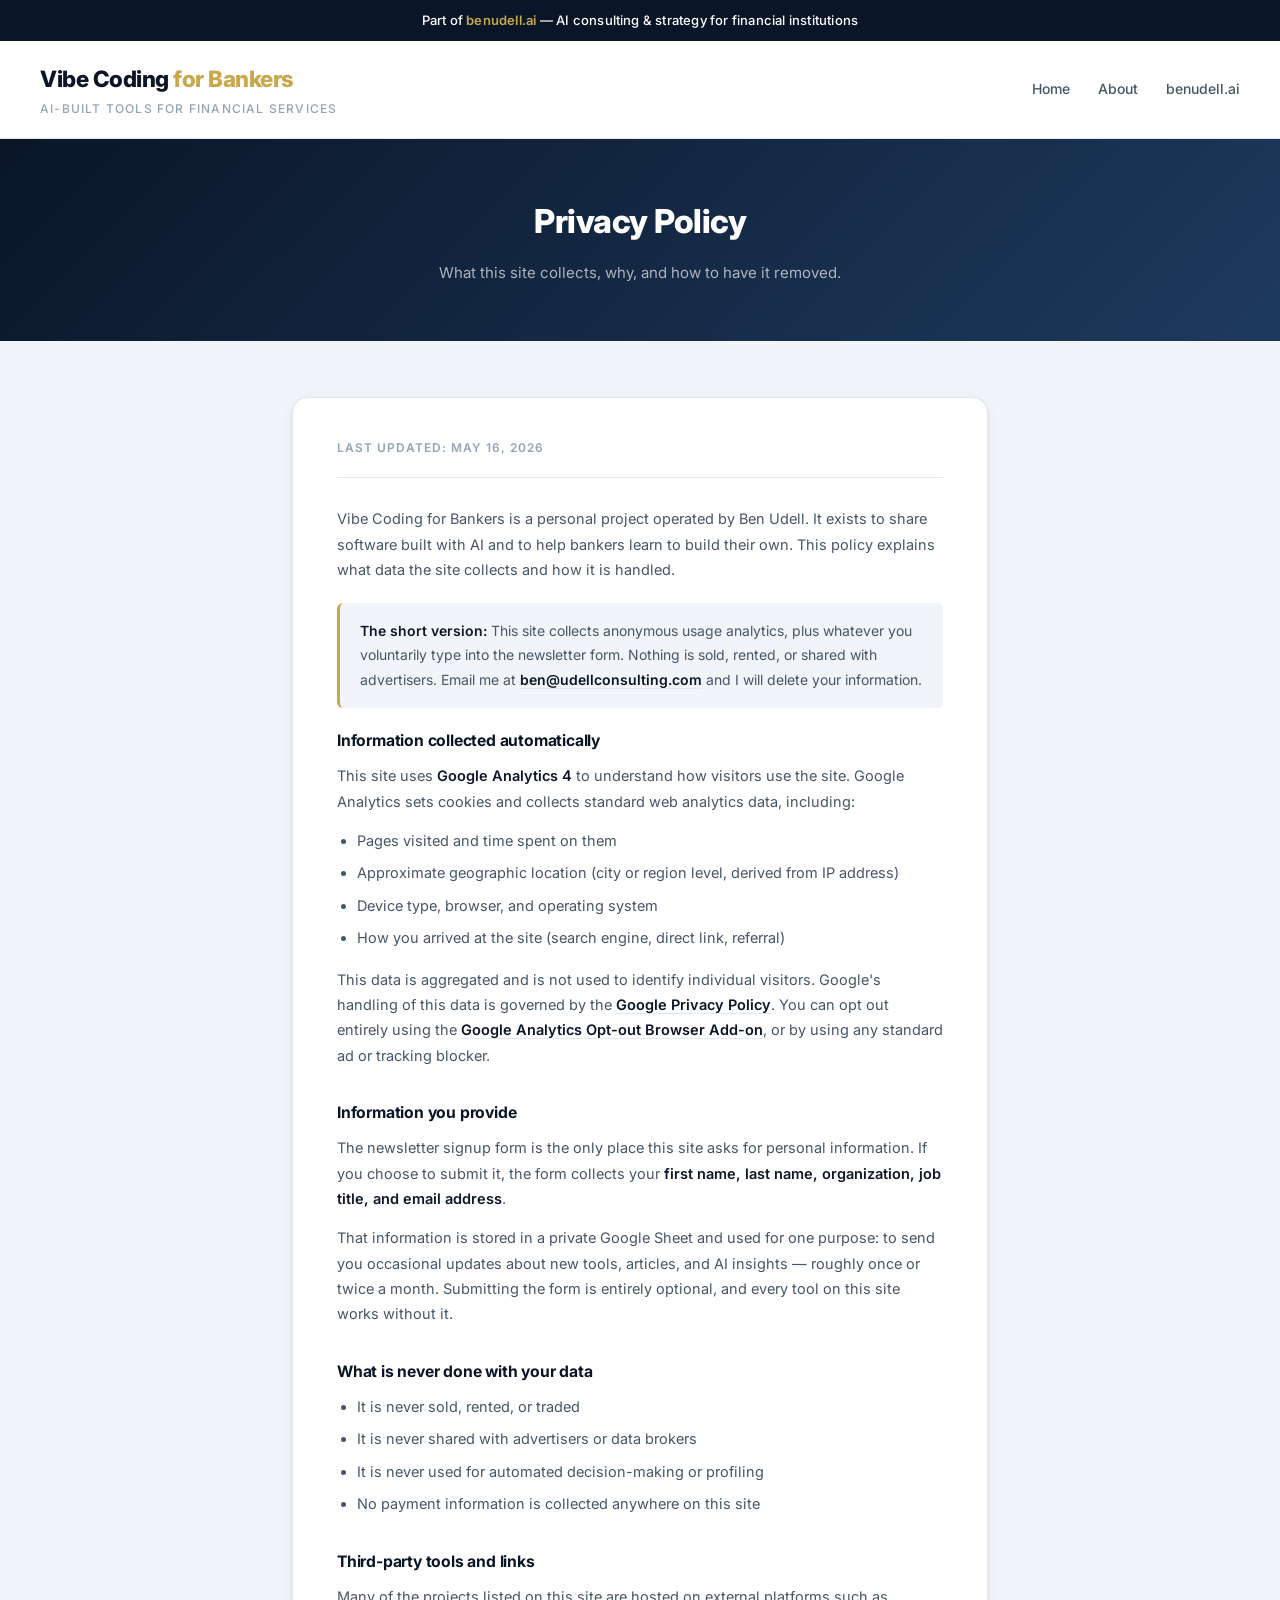
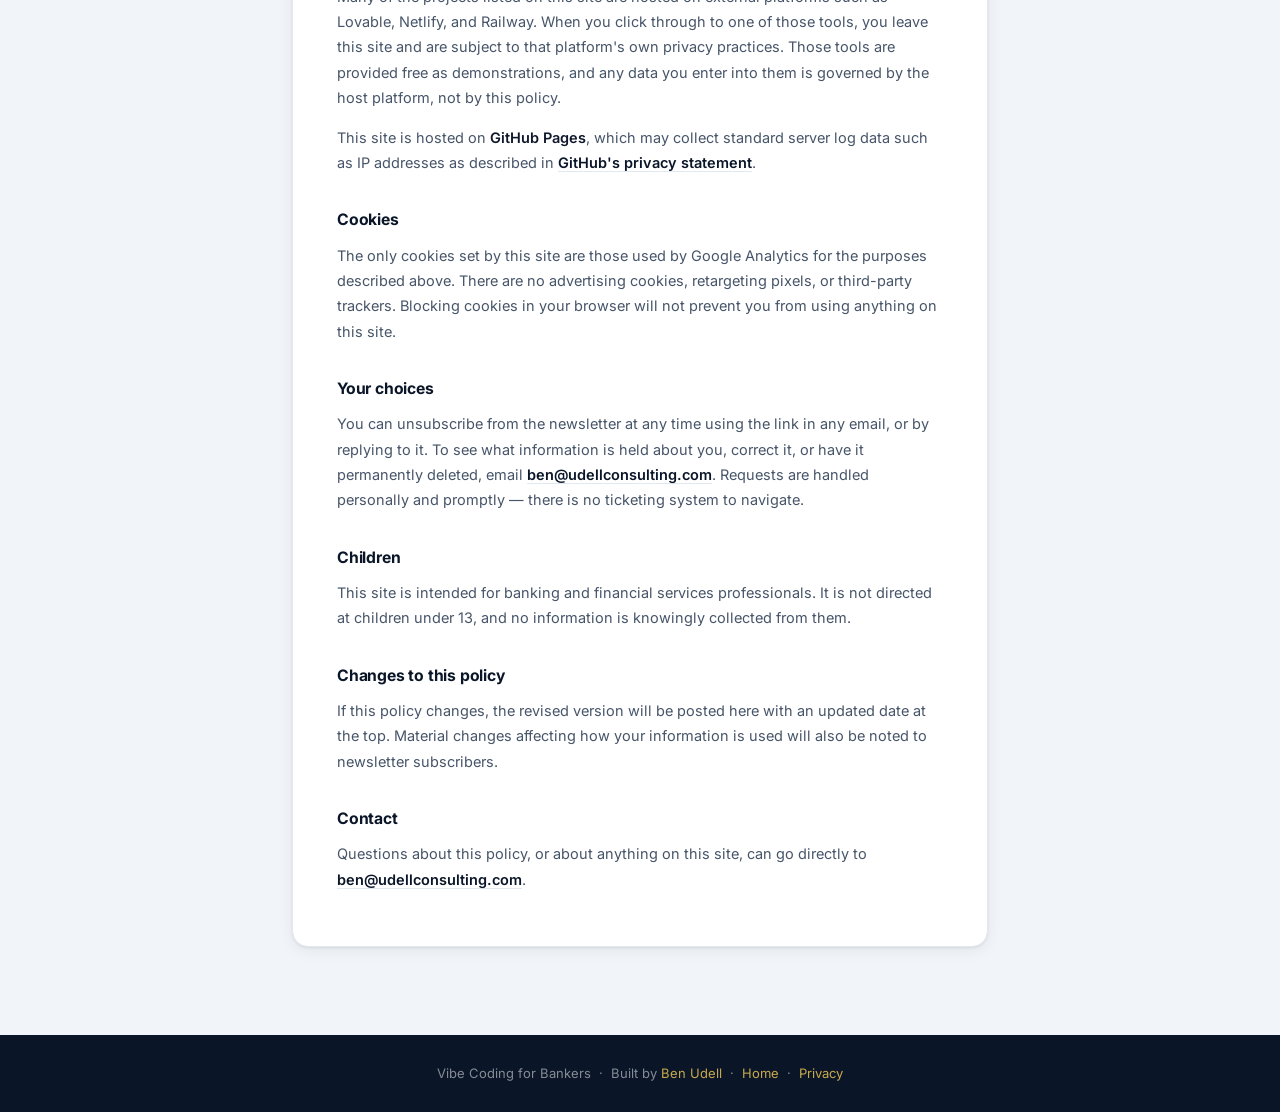
<file: privacy.html>
<!DOCTYPE html>
<html lang="en">
<head>
  <!-- Google tag (gtag.js) -->
  <script async src="https://www.googletagmanager.com/gtag/js?id=G-VMK59B5GK4"></script>
  <script>
    window.dataLayer = window.dataLayer || [];
    function gtag(){dataLayer.push(arguments);}
    gtag('js', new Date());
    gtag('config', 'G-VMK59B5GK4');
  </script>

  <meta charset="UTF-8">
  <meta name="viewport" content="width=device-width, initial-scale=1.0">
  <title>Privacy Policy — Vibe Coding for Bankers</title>
  <meta name="description" content="Privacy policy for vibecodingforbankers.com — what data is collected, how it is used, and how to request its removal.">
  <link rel="canonical" href="https://vibecodingforbankers.com/privacy.html">
  <link rel="icon" type="image/png" href="robot.png">

  <!-- Open Graph -->
  <meta property="og:type" content="website">
  <meta property="og:site_name" content="Vibe Coding for Bankers">
  <meta property="og:title" content="Privacy Policy — Vibe Coding for Bankers">
  <meta property="og:description" content="What data vibecodingforbankers.com collects, how it is used, and how to request its removal.">
  <meta property="og:url" content="https://vibecodingforbankers.com/privacy.html">
  <meta property="og:image" content="https://vibecodingforbankers.com/robot.png">

  <link href="https://fonts.googleapis.com/css2?family=Inter:wght@400;500;600;700;800&display=swap" rel="stylesheet">
  <style>
    *, *::before, *::after { box-sizing: border-box; margin: 0; padding: 0; }

    :root {
      --navy:       #0a1628;
      --navy-mid:   #1e3a5f;
      --gold:       #c9a84c;
      --gold-light: #f5e9c8;
      --bg:         #f1f5f9;
      --white:      #ffffff;
      --text:       #0f172a;
      --text-mid:   #475569;
      --text-light: #94a3b8;
      --border:     #e2e8f0;
      --shadow:     0 1px 3px rgba(0,0,0,0.08), 0 4px 16px rgba(0,0,0,0.06);
    }

    html, body {
      font-family: 'Inter', sans-serif;
      background: var(--bg);
      color: var(--text);
      font-size: 15px;
      line-height: 1.6;
    }

    /* ── Top Banner ─────────────────────────────────────── */
    .top-banner {
      background: var(--navy);
      color: #fff;
      text-align: center;
      padding: 10px 20px;
      font-size: 13px;
      font-weight: 500;
      letter-spacing: 0.2px;
    }
    .top-banner a {
      color: var(--gold);
      text-decoration: none;
      font-weight: 600;
      border-bottom: 1px solid transparent;
      transition: border-color 0.2s;
    }
    .top-banner a:hover { border-color: var(--gold); }

    /* ── Header ─────────────────────────────────────────── */
    .site-header {
      background: var(--white);
      border-bottom: 1px solid var(--border);
      padding: 20px 40px;
      display: flex;
      align-items: center;
      justify-content: space-between;
      gap: 20px;
    }
    .brand { display: flex; flex-direction: column; gap: 2px; text-decoration: none; }
    .brand-name {
      font-size: 1.5rem;
      font-weight: 800;
      color: var(--navy);
      letter-spacing: -0.5px;
    }
    .brand-name span { color: var(--gold); }
    .brand-tagline {
      font-size: 12px;
      color: var(--text-light);
      text-transform: uppercase;
      letter-spacing: 1.2px;
      font-weight: 500;
    }
    .header-nav a {
      font-size: 14px;
      font-weight: 500;
      color: var(--text-mid);
      text-decoration: none;
      margin-left: 24px;
      transition: color 0.2s;
    }
    .header-nav a:hover, .header-nav a.active { color: var(--navy); }

    /* ── Hamburger ──────────────────────────────────────── */
    .hamburger {
      display: none;
      flex-direction: column;
      justify-content: center;
      gap: 5px;
      width: 36px;
      height: 36px;
      cursor: pointer;
      background: none;
      border: none;
      padding: 4px;
    }
    .hamburger span {
      display: block;
      height: 2px;
      background: var(--navy);
      border-radius: 2px;
      transition: transform 0.25s, opacity 0.25s;
    }
    .hamburger.open span:nth-child(1) { transform: translateY(7px) rotate(45deg); }
    .hamburger.open span:nth-child(2) { opacity: 0; }
    .hamburger.open span:nth-child(3) { transform: translateY(-7px) rotate(-45deg); }

    @media (max-width: 600px) {
      .site-header { padding: 14px 20px; position: relative; }
      .hamburger { display: flex; }
      .header-nav {
        display: none;
        position: absolute;
        top: 100%;
        left: 0; right: 0;
        background: var(--white);
        border-top: 1px solid var(--border);
        border-bottom: 1px solid var(--border);
        padding: 12px 20px 16px;
        z-index: 200;
        box-shadow: 0 4px 12px rgba(0,0,0,0.08);
      }
      .header-nav.open { display: flex; flex-direction: column; }
      .header-nav a { margin-left: 0; padding: 10px 0; font-size: 15px; border-bottom: 1px solid var(--border); }
      .header-nav a:last-child { border-bottom: none; }
    }

    /* ── Page Hero ──────────────────────────────────────── */
    .page-hero {
      background: linear-gradient(135deg, var(--navy) 0%, var(--navy-mid) 100%);
      padding: 56px 40px;
      text-align: center;
    }
    .page-hero h1 {
      font-size: 2.2rem;
      font-weight: 800;
      color: #fff;
      letter-spacing: -0.5px;
      margin-bottom: 12px;
    }
    .page-hero p {
      font-size: 1rem;
      color: rgba(255,255,255,0.65);
      max-width: 460px;
      margin: 0 auto;
      line-height: 1.7;
    }

    /* ── Main ───────────────────────────────────────────── */
    .main { max-width: 760px; margin: 0 auto; padding: 56px 32px; }

    .policy-card {
      background: var(--white);
      border: 1px solid var(--border);
      border-radius: 16px;
      padding: 40px 44px;
      box-shadow: var(--shadow);
      margin-bottom: 32px;
    }
    @media (max-width: 600px) { .policy-card { padding: 26px 20px; } }

    .updated {
      font-size: 12px;
      font-weight: 600;
      text-transform: uppercase;
      letter-spacing: 1px;
      color: var(--text-light);
      margin-bottom: 28px;
      padding-bottom: 20px;
      border-bottom: 1px solid var(--border);
    }

    .policy-card h2 {
      font-size: 1.05rem;
      font-weight: 700;
      color: var(--navy);
      margin: 32px 0 10px;
      letter-spacing: -0.2px;
    }
    .policy-card h2:first-of-type { margin-top: 0; }

    .policy-card p {
      font-size: 14.5px;
      color: var(--text-mid);
      line-height: 1.75;
      margin-bottom: 14px;
    }
    .policy-card ul {
      margin: 0 0 16px 20px;
      color: var(--text-mid);
      font-size: 14.5px;
      line-height: 1.75;
    }
    .policy-card li { margin-bottom: 7px; }
    .policy-card strong { color: var(--text); font-weight: 600; }
    .policy-card a {
      color: var(--navy);
      font-weight: 600;
      text-decoration: none;
      border-bottom: 1px solid var(--border);
      transition: color 0.2s, border-color 0.2s;
    }
    .policy-card a:hover { color: var(--gold); border-color: var(--gold); }

    .highlight-box {
      background: var(--bg);
      border-left: 3px solid var(--gold);
      border-radius: 6px;
      padding: 16px 20px;
      margin: 20px 0;
    }
    .highlight-box p { margin-bottom: 0; font-size: 14px; }

    /* ── Footer ─────────────────────────────────────────── */
    .site-footer {
      background: var(--navy);
      color: rgba(255,255,255,0.5);
      text-align: center;
      padding: 28px 20px;
      font-size: 13px;
    }
    .site-footer a { color: var(--gold); text-decoration: none; }
    .site-footer a:hover { text-decoration: underline; }
  </style>
</head>
<body>

  <!-- Top Banner -->
  <div class="top-banner">
    Part of <a href="https://benudell.ai" target="_blank" rel="noopener">benudell.ai</a> — AI consulting &amp; strategy for financial institutions
  </div>

  <!-- Header -->
  <header class="site-header">
    <a href="index.html" class="brand">
      <div class="brand-name">Vibe Coding <span>for Bankers</span></div>
      <div class="brand-tagline">AI-built tools for financial services</div>
    </a>
    <button class="hamburger" id="hamburger" aria-label="Menu">
      <span></span><span></span><span></span>
    </button>
    <nav class="header-nav" id="headerNav">
      <a href="index.html">Home</a>
      <a href="about.html">About</a>
      <a href="https://benudell.ai" target="_blank" rel="noopener">benudell.ai</a>
    </nav>
  </header>

  <!-- Page Hero -->
  <section class="page-hero">
    <h1>Privacy Policy</h1>
    <p>What this site collects, why, and how to have it removed.</p>
  </section>

  <main class="main">
    <div class="policy-card">

      <div class="updated">Last updated: May 16, 2026</div>

      <p>Vibe Coding for Bankers is a personal project operated by Ben Udell. It exists to share software built with AI and to help bankers learn to build their own. This policy explains what data the site collects and how it is handled.</p>

      <div class="highlight-box">
        <p><strong>The short version:</strong> This site collects anonymous usage analytics, plus whatever you voluntarily type into the newsletter form. Nothing is sold, rented, or shared with advertisers. Email me at <a href="mailto:ben@udellconsulting.com">ben@udellconsulting.com</a> and I will delete your information.</p>
      </div>

      <h2>Information collected automatically</h2>
      <p>This site uses <strong>Google Analytics 4</strong> to understand how visitors use the site. Google Analytics sets cookies and collects standard web analytics data, including:</p>
      <ul>
        <li>Pages visited and time spent on them</li>
        <li>Approximate geographic location (city or region level, derived from IP address)</li>
        <li>Device type, browser, and operating system</li>
        <li>How you arrived at the site (search engine, direct link, referral)</li>
      </ul>
      <p>This data is aggregated and is not used to identify individual visitors. Google's handling of this data is governed by the <a href="https://policies.google.com/privacy" target="_blank" rel="noopener">Google Privacy Policy</a>. You can opt out entirely using the <a href="https://tools.google.com/dlpage/gaoptout" target="_blank" rel="noopener">Google Analytics Opt-out Browser Add-on</a>, or by using any standard ad or tracking blocker.</p>

      <h2>Information you provide</h2>
      <p>The newsletter signup form is the only place this site asks for personal information. If you choose to submit it, the form collects your <strong>first name, last name, organization, job title, and email address</strong>.</p>
      <p>That information is stored in a private Google Sheet and used for one purpose: to send you occasional updates about new tools, articles, and AI insights — roughly once or twice a month. Submitting the form is entirely optional, and every tool on this site works without it.</p>

      <h2>What is never done with your data</h2>
      <ul>
        <li>It is never sold, rented, or traded</li>
        <li>It is never shared with advertisers or data brokers</li>
        <li>It is never used for automated decision-making or profiling</li>
        <li>No payment information is collected anywhere on this site</li>
      </ul>

      <h2>Third-party tools and links</h2>
      <p>Many of the projects listed on this site are hosted on external platforms such as Lovable, Netlify, and Railway. When you click through to one of those tools, you leave this site and are subject to that platform's own privacy practices. Those tools are provided free as demonstrations, and any data you enter into them is governed by the host platform, not by this policy.</p>
      <p>This site is hosted on <strong>GitHub Pages</strong>, which may collect standard server log data such as IP addresses as described in <a href="https://docs.github.com/en/site-policy/privacy-policies/github-general-privacy-statement" target="_blank" rel="noopener">GitHub's privacy statement</a>.</p>

      <h2>Cookies</h2>
      <p>The only cookies set by this site are those used by Google Analytics for the purposes described above. There are no advertising cookies, retargeting pixels, or third-party trackers. Blocking cookies in your browser will not prevent you from using anything on this site.</p>

      <h2>Your choices</h2>
      <p>You can unsubscribe from the newsletter at any time using the link in any email, or by replying to it. To see what information is held about you, correct it, or have it permanently deleted, email <a href="mailto:ben@udellconsulting.com">ben@udellconsulting.com</a>. Requests are handled personally and promptly — there is no ticketing system to navigate.</p>

      <h2>Children</h2>
      <p>This site is intended for banking and financial services professionals. It is not directed at children under 13, and no information is knowingly collected from them.</p>

      <h2>Changes to this policy</h2>
      <p>If this policy changes, the revised version will be posted here with an updated date at the top. Material changes affecting how your information is used will also be noted to newsletter subscribers.</p>

      <h2>Contact</h2>
      <p>Questions about this policy, or about anything on this site, can go directly to <a href="mailto:ben@udellconsulting.com">ben@udellconsulting.com</a>.</p>

    </div>
  </main>

  <!-- Footer -->
  <footer class="site-footer">
    <p>Vibe Coding for Bankers &nbsp;·&nbsp; Built by <a href="https://benudell.ai" target="_blank" rel="noopener">Ben Udell</a> &nbsp;·&nbsp; <a href="index.html">Home</a> &nbsp;·&nbsp; <a href="privacy.html">Privacy</a></p>
  </footer>

  <script>
    const hamburger = document.getElementById('hamburger');
    const headerNav = document.getElementById('headerNav');
    hamburger.addEventListener('click', () => {
      hamburger.classList.toggle('open');
      headerNav.classList.toggle('open');
    });
    headerNav.querySelectorAll('a').forEach(a => a.addEventListener('click', () => {
      hamburger.classList.remove('open');
      headerNav.classList.remove('open');
    }));
  </script>

</body>
</html>
</file>
<file: fraud-share/assets/index-B9y-H98C.css>
:root{--navy-900:#0b1b33;--navy-800:#102543;--navy-700:#16335c;--navy-600:#1f4376;--ink:#1a2433;--slate-600:#4b5b72;--slate-500:#64748b;--slate-400:#6b7789;--slate-300:#a5b1c2;--line:#e2e8f0;--line-strong:#cbd5e1;--bg:#f5f7fa;--panel:#fff;--gold:#b8860b;--gold-soft:#f4ecd6;--red-600:#b42318;--red-bg:#fef3f2;--amber-700:#92610a;--amber-bg:#fef6e4;--green-700:#186b4a;--teal-bg:#e7f3f0;--radius:14px;--shadow:0 1px 2px #1025430a, 0 10px 30px #10254312;--shadow-lg:0 12px 40px #0b1b3338;font-family:-apple-system,BlinkMacSystemFont,Segoe UI,Roboto,Helvetica,Arial,sans-serif}*{box-sizing:border-box}html,body,#root{height:100%}body{background:linear-gradient(180deg, #e9eef5 0%, var(--bg) 340px);color:var(--ink);-webkit-font-smoothing:antialiased;background-attachment:fixed;margin:0;font-size:15px;line-height:1.5}button{cursor:pointer;font-family:inherit}a{color:var(--navy-600)}.banners{flex-direction:column;display:flex}.banner{border-bottom:1px solid #0000000f;align-items:center;gap:10px;padding:7px 20px;font-size:12.5px;font-weight:500;display:flex}.banner .tag{text-transform:uppercase;letter-spacing:.04em;border-radius:5px;padding:2px 7px;font-size:10.5px;font-weight:700}.banner.demo{background:var(--amber-bg);color:var(--amber-700)}.banner.demo .tag{background:var(--amber-700);color:#fff}.banner.sar{background:var(--red-bg);color:var(--red-600)}.banner.sar .tag{background:var(--red-600);color:#fff}.banner.safeharbor{background:var(--teal-bg);color:var(--green-700)}.banner.safeharbor .tag{background:var(--green-700);color:#fff}.appbar{background:linear-gradient(180deg, var(--navy-800), var(--navy-900));color:#fff;flex-wrap:wrap;justify-content:space-between;align-items:center;row-gap:10px;padding:16px 24px;display:flex}.brand{align-items:center;gap:13px;display:flex}.brand .mark{background:linear-gradient(135deg, var(--gold), #8c6708);color:#1a1407;border-radius:9px;place-items:center;width:38px;height:38px;font-weight:800;display:grid;box-shadow:inset 0 0 0 1px #ffffff26}.brand h1{letter-spacing:-.01em;margin:0;font-size:17px;font-weight:650}.brand .sub{color:var(--slate-300);margin-top:1px;font-size:12px}.appbar .tabs{flex-wrap:wrap;gap:4px;display:flex}.appbar .tabs button{color:#c7d2e0;background:0 0;border:1px solid #0000;border-radius:8px;padding:7px 15px;font-size:13.5px;font-weight:550}.appbar .tabs button:hover{color:#fff;background:#ffffff12}.appbar .tabs button.active{color:#fff;background:#ffffff21}.layout{grid-template-columns:268px 1fr;gap:22px;max-width:1280px;margin:0 auto;padding:22px 24px 64px;display:grid}@media (width<=900px){.layout{grid-template-columns:1fr}}.sidebar{flex-direction:column;gap:16px;display:flex}.card{background:var(--panel);border:1px solid var(--line);border-radius:var(--radius);box-shadow:var(--shadow)}.card .card-h{border-bottom:1px solid var(--line);text-transform:uppercase;letter-spacing:.05em;color:var(--slate-500);justify-content:space-between;align-items:center;padding:13px 16px;font-size:12px;font-weight:700;display:flex}.card .card-b{padding:14px 16px}.filter-group{margin-bottom:16px}.filter-group:last-child{margin-bottom:0}.filter-group>label{text-transform:uppercase;letter-spacing:.05em;color:var(--slate-500);margin-bottom:8px;font-size:11px;font-weight:700;display:block}.chk{color:var(--slate-600);cursor:pointer;align-items:center;gap:8px;padding:4px 0;font-size:13.5px;display:flex}.chk input{accent-color:var(--navy-600);width:15px;height:15px}.chk .count{color:var(--slate-400);font-variant-numeric:tabular-nums;margin-left:auto;font-size:11.5px}.chk:hover{color:var(--ink)}select,input[type=number],input[type=text],input[type=date],input[type=email]{border:1px solid var(--line-strong);color:var(--ink);background:#fff;border-radius:8px;width:100%;padding:8px 10px;font-family:inherit;font-size:14px}input[type=date]{font-variant-numeric:tabular-nums}select:focus,input:focus{border-color:var(--navy-600);outline:none;box-shadow:0 0 0 3px #1f43761f}:where(button,a,[role=button],[tabindex="0"],summary,select,input,textarea):focus-visible{outline:2px solid var(--navy-600);outline-offset:2px}.row2{grid-template-columns:1fr 1fr;gap:8px;display:grid}.btn-clear{border:1px solid var(--line-strong);width:100%;color:var(--slate-600);background:#fff;border-radius:8px;margin-top:4px;padding:8px;font-size:13px;font-weight:550}.btn-clear:hover{background:var(--bg)}.searchbar{margin-bottom:16px;position:relative}.searchbar input{border:1px solid var(--line-strong);box-shadow:var(--shadow);border-radius:12px;padding:14px 16px 14px 44px;font-size:16px}.searchbar .icon{color:var(--slate-500);font-size:24px;position:absolute;top:50%;left:15px;transform:translateY(-50%)}.search-meta{flex-wrap:wrap;align-items:center;gap:8px;margin-top:9px;display:flex}.mode-toggle{border:1px solid var(--line-strong);background:#fff;border-radius:8px;display:inline-flex;overflow:hidden}.mode-toggle button{color:var(--slate-500);background:#fff;border:none;padding:6px 12px;font-size:12.5px;font-weight:600}.mode-toggle button.active{background:var(--navy-700);color:#fff}.recent{color:var(--slate-400);flex-wrap:wrap;align-items:center;gap:6px;font-size:12px;display:flex}.recent button{border:1px solid var(--line);color:var(--slate-600);background:#eef2f7;border-radius:999px;padding:3px 10px;font-size:12px}.recent button:hover{background:#e2e8f0}.briefing{border:1px solid var(--line);border-radius:var(--radius);background:var(--panel);box-shadow:var(--shadow);margin-bottom:18px;overflow:hidden}.briefing .b-h{border-bottom:1px solid var(--line);padding:14px 18px 12px}.briefing .b-kicker{letter-spacing:.08em;text-transform:uppercase;color:var(--amber-700);align-items:center;gap:7px;font-size:10.5px;font-weight:800;display:flex}.briefing .b-kicker .ai{background:var(--gold-soft);color:var(--amber-700);border-radius:5px;padding:1px 7px;font-size:9.5px}.briefing h2{color:var(--navy-900);letter-spacing:-.01em;margin:7px 0 0;font-size:16px;font-weight:650}.briefing .stats{border-bottom:1px solid var(--line);flex-wrap:wrap;gap:26px;padding:12px 18px;display:flex}.briefing .stat .n{color:var(--navy-800);font-variant-numeric:tabular-nums;font-size:21px;font-weight:750}.briefing .stat .l{color:var(--slate-500);text-transform:uppercase;letter-spacing:.04em;font-size:11px}.briefing .b-body{padding:14px 18px}.briefing .sent{color:var(--ink);margin:0 0 10px}.briefing .sent:last-child{margin-bottom:0}.cite{font-variant-numeric:tabular-nums;color:var(--navy-600);border:1px solid var(--line);cursor:pointer;vertical-align:1px;background:#eef2f7;border-radius:5px;margin:0 2px;padding:0 5px;font-size:10.5px;font-weight:700;display:inline-block}.cite:hover{background:var(--navy-700);color:#fff;border-color:var(--navy-700)}.cite-group{margin-left:4px}.results-head{justify-content:space-between;align-items:baseline;margin-bottom:10px;display:flex}.results-head h3{text-transform:uppercase;letter-spacing:.05em;color:var(--slate-500);margin:0;font-size:13px}.results-head .n{color:var(--slate-400);font-size:12.5px}.result{background:var(--panel);border:1px solid var(--line);border-radius:var(--radius);box-shadow:var(--shadow);cursor:pointer;margin-bottom:11px;padding:15px 17px;transition:border-color .12s,transform .12s}.result:hover{border-color:var(--navy-600);transform:translateY(-1px)}.result .r-top{flex-wrap:wrap;align-items:center;gap:9px;margin-bottom:7px;display:flex}.pill{white-space:nowrap;border-radius:999px;padding:3px 9px;font-size:11px;font-weight:650}.pill.type{background:var(--navy-700);color:#fff}.pill.channel{color:var(--slate-600);background:#eef2f7}.pill.cluster{background:var(--gold-soft);color:var(--amber-700);border:1px solid #ecd9a3}.result .rid{color:var(--slate-400);font-variant-numeric:tabular-nums;margin-left:auto;font-size:11.5px;font-weight:700}.result .amount{color:var(--navy-900);font-variant-numeric:tabular-nums;font-weight:750}.result .narrative{color:var(--slate-600);-webkit-line-clamp:2;-webkit-box-orient:vertical;margin:4px 0 9px;font-size:13.5px;display:-webkit-box;overflow:hidden}.result .r-meta{color:var(--slate-500);flex-wrap:wrap;gap:14px;font-size:12px;display:flex}.result .r-meta b{color:var(--slate-600);font-weight:600}.hl{background:#fff2c2;border-radius:3px;padding:0 1px}.empty{text-align:center;color:var(--slate-400);padding:50px 20px}.empty .big{margin-bottom:8px;font-size:30px}.entity-hits .eh{border-bottom:1px solid var(--line);padding:9px 0;font-size:13px}.entity-hits .eh:last-child{border:none}.idtag{border:1px solid var(--line);color:var(--slate-600);background:#eef2f7;border-radius:5px;margin-right:5px;padding:1px 6px;font-size:11px}.idtag b{color:var(--navy-700)}.cluster-banner{background:var(--navy-800);color:#fff;border-radius:var(--radius);box-shadow:var(--shadow);margin-bottom:18px;padding:14px 18px}.cluster-banner .ch{text-transform:uppercase;letter-spacing:.04em;color:var(--amber-700);align-items:center;gap:9px;font-size:12.5px;font-weight:700;display:flex}.cluster-banner h3{margin:6px 0 4px;font-size:16px;font-weight:650}.cluster-banner p{color:#c7d2e0;margin:0;font-size:13px}.cluster-banner .links{flex-wrap:wrap;gap:7px;margin-top:11px;display:flex}.cluster-banner .links button{color:#fff;background:#ffffff1a;border:1px solid #fff3;border-radius:7px;padding:5px 11px;font-size:12px;font-weight:600}.cluster-banner .links button:hover{background:#fff3}.scrim{z-index:40;background:#0b1b3373;animation:.12s fade;position:fixed;inset:0}@keyframes fade{0%{opacity:0}}.drawer{background:var(--bg);z-index:41;width:min(560px,94vw);height:100%;box-shadow:var(--shadow-lg);flex-direction:column;animation:.16s slide;display:flex;position:fixed;top:0;right:0}@keyframes slide{0%{opacity:.4;transform:translate(24px)}}.drawer .d-h{background:var(--navy-800);color:#fff;padding:18px 22px}.drawer .d-h .close{float:right;color:#fff;background:#ffffff1f;border:none;border-radius:8px;width:30px;height:30px;font-size:17px}.drawer .d-h .close:hover{background:#ffffff38}.drawer .d-body{padding:20px 22px;overflow-y:auto}.drawer h2{margin:6px 0 2px;font-size:18px}.field{margin-bottom:16px}.field .k{text-transform:uppercase;letter-spacing:.05em;color:var(--slate-500);margin-bottom:4px;font-size:11px;font-weight:700}.field .v{color:var(--ink);font-size:14px}.field .narr{border:1px solid var(--line);background:#fff;border-radius:8px;padding:12px 14px;line-height:1.55}.idgrid{grid-template-columns:1fr 1fr;gap:8px;display:grid}.idcell{border:1px solid var(--line);background:#fff;border-radius:8px;padding:8px 10px}.idcell .k{margin-bottom:2px}.idcell .v{font-variant-numeric:tabular-nums;word-break:break-all;font-size:13px;font-weight:600}.idcell .v.link{color:var(--navy-600);cursor:pointer}.idcell .v.link:hover{text-decoration:underline}.indlist{flex-wrap:wrap;gap:6px;display:flex}.indlist .ind{background:var(--gold-soft);color:var(--amber-700);border:1px solid #ecd9a3;border-radius:999px;padding:3px 10px;font-size:12px}.connected{border:1px solid var(--line);border-left:3px solid var(--gold);background:#fff;border-radius:8px;padding:12px 14px}.connected .cr{border-bottom:1px dashed var(--line);align-items:center;gap:8px;padding:6px 0;font-size:13px;display:flex}.connected .cr:last-child{border:none}.connected .cr:hover .crid{text-decoration:underline}.connected .crid{color:var(--navy-600);cursor:pointer;font-size:12px;font-weight:700}.import-note{text-align:center;color:var(--slate-500);max-width:540px;margin:20px auto;padding:40px}.import-note h2{color:var(--navy-800)}.import-note .stub{grid-template-columns:1fr 1fr;gap:12px;margin-top:20px;display:grid}.import-note .stub .opt{background:var(--panel);border:1px solid var(--line);text-align:left;box-shadow:var(--shadow);opacity:.7;border-radius:10px;padding:18px}.import-note .stub .opt b{color:var(--navy-800);margin-bottom:4px;display:block}.soon{text-transform:uppercase;color:var(--amber-700);letter-spacing:.05em;font-size:10px;font-weight:700}.overview{max-width:1180px;margin:0 auto;padding:24px 24px 64px}.focus-bar{background:var(--panel);border:1px solid var(--line);border-radius:var(--radius);box-shadow:var(--shadow);flex-wrap:wrap;align-items:center;gap:12px;margin-bottom:18px;padding:12px 16px;display:flex}.focus-bar .lbl{color:var(--navy-800);align-items:center;gap:7px;font-size:13px;font-weight:700;display:flex}.focus-bar select{width:auto;min-width:230px}.focus-bar .hint{color:var(--slate-400);margin-left:auto;font-size:12.5px}.focus-bar .clearf{border:1px solid var(--line-strong);color:var(--slate-600);background:#fff;border-radius:7px;padding:7px 12px;font-size:12.5px;font-weight:600}.focus-bar .clearf:hover{background:var(--bg)}.area-selected{background:var(--gold-soft);border-radius:var(--radius);box-shadow:var(--shadow);border:1px solid #ecd9a3;flex-wrap:wrap;align-items:center;gap:8px;margin-bottom:18px;padding:10px 14px;display:flex}.area-selected .lbl{color:var(--amber-700)}.area-chip{color:var(--navy-800);background:#fff;border:1px solid #e6cf93;border-radius:999px;align-items:center;gap:7px;padding:4px 11px;font-size:12.5px;font-weight:600;display:inline-flex}.area-chip .x{cursor:pointer;color:var(--slate-400);font-size:14px;font-weight:700}.area-chip .x:hover{color:var(--red-600)}.ov-hero{grid-template-columns:repeat(4,1fr);gap:12px;margin-bottom:16px;display:grid}@media (width<=760px){.ov-hero{grid-template-columns:repeat(2,1fr)}}.ov-stat{background:var(--panel);border:1px solid var(--line);border-radius:var(--radius);box-shadow:var(--shadow);padding:12px 14px}.ov-stat.accent{border-left:4px solid var(--gold)}.ov-stat .n{color:var(--navy-800);font-variant-numeric:tabular-nums;letter-spacing:-.01em;font-size:25px;font-weight:780;line-height:1.1}.ov-stat .l{color:var(--slate-500);text-transform:uppercase;letter-spacing:.04em;margin-top:3px;font-size:11.5px}.ov-stat .sub{color:var(--slate-400);margin-top:4px;font-size:12px}.ov-grid{grid-template-columns:1fr 1fr;align-items:start;gap:18px;display:grid}@media (width<=860px){.ov-grid{grid-template-columns:1fr}}.ov-grid>*,.inv-grid>*,.layout>*{min-width:0}body{overflow-x:clip}.ov-card{background:var(--panel);border:1px solid var(--line);border-radius:var(--radius);box-shadow:var(--shadow)}.ov-card .h{border-bottom:1px solid var(--line);text-transform:uppercase;letter-spacing:.05em;color:var(--slate-500);justify-content:space-between;align-items:center;padding:13px 16px;font-size:12px;font-weight:700;display:flex}.ov-card .h .more{color:var(--navy-600);text-transform:none;letter-spacing:0;font-size:11px;font-weight:600}.ov-card .b{padding:8px 16px 14px}.bar-row{cursor:pointer;align-items:center;gap:10px;padding:7px 0;display:flex}.bar-row:hover .bar-label{color:var(--navy-700);font-weight:600}.bar-label{width:158px;color:var(--slate-600);flex-shrink:0;font-size:13px}.bar-track{background:#eef2f7;border-radius:999px;flex:1;height:9px;overflow:hidden}.bar-fill{background:linear-gradient(90deg, var(--navy-600), var(--navy-700));border-radius:999px;min-width:4px;height:100%;display:block}.bar-fill.gold{background:linear-gradient(90deg, #cfa53a, var(--gold))}.bar-fill.teal{background:linear-gradient(90deg, #2f8f78, var(--green-700))}.bar-count{text-align:right;width:26px;color:var(--slate-500);font-variant-numeric:tabular-nums;font-size:12.5px;font-weight:700}.net-scroll{max-height:236px;margin:-2px -4px 0;padding:0 4px;overflow-y:auto}.net-card{border-bottom:1px solid var(--line);cursor:pointer;padding:11px 0}.net-card:last-child{border:none}.net-card:hover .net-title{color:var(--navy-700)}.net-title{color:var(--navy-900);font-size:13.5px;font-weight:650}.net-banks{color:var(--ink);margin-top:3px;font-size:12.5px}.net-links{color:var(--slate-500);margin-top:3px;font-size:12px}.net-area{color:var(--amber-700);margin-top:3px;font-size:11.5px;font-weight:600}.recent-row{border-bottom:1px solid var(--line);cursor:pointer;align-items:center;gap:10px;padding:9px 0;font-size:13px;display:flex}.recent-row:last-child{border:none}.recent-row:hover .rr-sub{color:var(--navy-700)}.rr-date{color:var(--slate-400);font-variant-numeric:tabular-nums;flex-shrink:0;width:74px;font-size:11.5px}.rr-sub{color:var(--slate-600)}.rr-amt{font-variant-numeric:tabular-nums;color:var(--navy-800);margin-left:auto;font-weight:700}.ov-empty{text-align:center;color:var(--slate-400);padding:34px}.trend-card{margin-bottom:18px}.trend-svg{width:100%;height:auto;display:block}.trend-legend{flex-wrap:wrap;gap:6px 14px;margin-top:10px;display:flex}.trend-legend .leg{color:var(--slate-600);background:0 0;border:none;border-radius:6px;align-items:center;gap:6px;padding:2px 4px;font-size:12px;display:inline-flex}.trend-legend .leg:hover{background:var(--bg);color:var(--navy-700)}.trend-legend .sw{border-radius:3px;flex-shrink:0;width:11px;height:11px}.wi-map{width:100%;max-width:360px;height:auto;display:block}.wi-county{transition:stroke .1s}.wi-county.active{cursor:pointer}.wi-county.active:hover{stroke:var(--navy-800);stroke-width:1.4px}.wi-legend{align-items:center;gap:8px;margin-top:10px;font-size:11px;display:flex}.wi-grad{border:1px solid var(--line);background:linear-gradient(90deg,#eef2f7,#10254359,#102543);border-radius:999px;width:120px;height:9px}.heatmap{border-collapse:separate;border-spacing:3px;font-size:12px}.heatmap th{color:var(--slate-500);padding:2px 4px;font-size:11px;font-weight:700}.heatmap thead th{text-align:center}.heatmap th.rowh{text-align:right;white-space:nowrap;color:var(--slate-600);padding-right:8px}.heatmap td.cell{text-align:center;width:40px;height:34px;color:var(--slate-400);font-variant-numeric:tabular-nums;background:#f4f6f9;border-radius:6px;font-weight:700}.heatmap td.cell.on{cursor:pointer}.heatmap td.cell.on:hover{outline:2px solid var(--navy-700);outline-offset:-2px}.heatmap-card{margin-bottom:18px}.heatmap.big{border-spacing:4px;margin:4px auto 0;font-size:13px}.heatmap.big td.cell{border-radius:7px;width:58px;height:46px;font-size:14.5px}.heatmap .colh,.heatmap .rowh{cursor:pointer}.heatmap .colh:hover,.heatmap .rowh:hover{color:var(--navy-700);text-decoration:underline}.heatmap th.toth{color:var(--slate-400);text-align:center;font-size:11px}.heatmap td.tot{color:var(--navy-800);text-align:center;font-variant-numeric:tabular-nums;background:#eef2f7;border-radius:7px;font-weight:700}.heatmap td.tot.grand{background:var(--navy-700);color:#fff}.heat-legend{justify-content:center;align-items:center;gap:8px;margin-top:12px;font-size:11px;display:flex}.heat-grad{border:1px solid var(--line);background:linear-gradient(90deg,#4caf6e,#f5c442,#d32f2f);border-radius:999px;width:160px;height:9px}.stat-delta{align-items:center;gap:5px;margin-top:3px;font-size:12px;font-weight:700;display:inline-flex}.stat-delta.up{color:var(--red-600)}.stat-delta.down{color:var(--green-700)}.stat-delta.flat{color:var(--slate-400)}.stat-delta .dcap{color:var(--slate-400);font-size:11px;font-weight:500}.row-delta{text-align:right;font-variant-numeric:tabular-nums;min-width:42px;font-size:11px;font-weight:700}.row-delta.up{color:var(--red-600)}.row-delta.down{color:var(--green-700)}.row-delta.flat,.row-delta.none{color:var(--line-strong)}.ty-ico{margin-right:6px;font-size:13px}.sankey-card{margin-bottom:18px}.sankey-svg{width:100%;height:auto;display:block}.sankey-node rect{cursor:pointer}.sankey-link{fill-opacity:.32;transition:fill-opacity .12s}.sankey-link:hover{fill-opacity:.68}.sankey-label{fill:var(--slate-600);font-size:11px}.sankey-label.dest{fill:var(--navy-900);cursor:pointer;font-weight:700}.sankey-empty{text-align:center;color:var(--slate-400);padding:26px}.imp{max-width:980px;margin:0 auto;padding:24px 24px 64px}.imp-status{background:var(--panel);border:1px solid var(--line);border-radius:var(--radius);box-shadow:var(--shadow);flex-wrap:wrap;align-items:center;gap:14px;margin-bottom:18px;padding:14px 18px;display:flex}.imp-status .big{color:var(--navy-800);font-variant-numeric:tabular-nums;font-size:22px;font-weight:780}.imp-status .added{color:var(--green-700);font-weight:650}.imp-status .sp{margin-left:auto}.imp-tabs{border:1px solid var(--line-strong);background:#fff;border-radius:9px;margin-bottom:18px;display:inline-flex;overflow:hidden}.imp-tabs button{color:var(--slate-500);background:#fff;border:none;padding:9px 18px;font-size:13.5px;font-weight:600}.imp-tabs button.active{background:var(--navy-700);color:#fff}.imp-card{background:var(--panel);border:1px solid var(--line);border-radius:var(--radius);box-shadow:var(--shadow);padding:20px 22px}.form-grid{grid-template-columns:1fr 1fr;gap:14px;display:grid}@media (width<=700px){.form-grid{grid-template-columns:1fr}}.form-field{flex-direction:column;gap:5px;display:flex}.form-field.full{grid-column:1/-1}.form-field label{text-transform:uppercase;letter-spacing:.04em;color:var(--slate-500);font-size:11.5px;font-weight:700}.form-field .req{color:var(--red-600)}textarea{border:1px solid var(--line-strong);color:var(--ink);resize:vertical;background:#fff;border-radius:8px;width:100%;min-height:90px;padding:10px 12px;font-family:inherit;font-size:14px}textarea:focus{border-color:var(--navy-600);outline:none;box-shadow:0 0 0 3px #1f43761f}.suggest{background:var(--gold-soft);color:var(--amber-700);border:1px solid #ecd9a3;border-radius:8px;flex-wrap:wrap;align-items:center;gap:10px;margin-top:2px;padding:9px 12px;font-size:13px;display:flex}.suggest .apply{background:var(--amber-700);color:#fff;border:none;border-radius:7px;padding:5px 11px;font-size:12px;font-weight:650}.chips{flex-wrap:wrap;gap:6px;display:flex}.chip{border:1px solid var(--line-strong);color:var(--slate-600);cursor:pointer;background:#fff;border-radius:999px;padding:4px 11px;font-size:12.5px}.chip.on{background:var(--navy-700);color:#fff;border-color:var(--navy-700)}.chip .x{opacity:.8;margin-left:5px}.conn-note{border:1px solid #cfe2f7;border-left:3px solid var(--navy-600);color:var(--navy-700);background:#eef6ff;border-radius:8px;padding:11px 13px;font-size:13px}.conn-note.dupe{background:var(--amber-bg);border-color:#ecd9a3;border-left-color:var(--amber-700);color:var(--amber-700)}.err-list{background:var(--red-bg);color:var(--red-600);border:1px solid #f3c4be;border-radius:8px;padding:10px 13px;font-size:13px}.err-list ul{margin:4px 0 0;padding-left:18px}.imp-actions{flex-wrap:wrap;align-items:center;gap:10px;margin-top:18px;display:flex}.btn-primary{background:var(--navy-700);color:#fff;border:none;border-radius:9px;padding:11px 20px;font-size:14px;font-weight:650}.btn-primary:hover{background:var(--navy-800)}.btn-primary:disabled{opacity:.45;cursor:not-allowed}.btn-ghost{border:1px solid var(--line-strong);color:var(--slate-600);background:#fff;border-radius:9px;padding:10px 16px;font-size:13.5px;font-weight:600}.btn-ghost:hover{background:var(--bg)}.success-panel{background:var(--teal-bg);border:1px solid #b7ddd0;border-left:4px solid var(--green-700);border-radius:var(--radius);padding:18px 20px}.success-panel h3{color:var(--green-700);margin:0 0 6px;font-size:16px}.preview-table{border-collapse:collapse;width:100%;margin-top:16px;font-size:13px}.preview-table th{text-align:left;text-transform:uppercase;letter-spacing:.04em;color:var(--slate-500);border-bottom:1px solid var(--line-strong);padding:8px 10px;font-size:11px}.preview-table td{border-bottom:1px solid var(--line);padding:8px 10px}.preview-table tr.bad td{background:var(--red-bg)}.badge-ok{color:var(--green-700);font-weight:650}.badge-bad{color:var(--red-600);font-weight:650}.badge-link{color:var(--navy-600);font-weight:650}.paste-tools{flex-wrap:wrap;align-items:center;gap:10px;margin-top:12px;display:flex}.file-label{border:1px dashed var(--line-strong);color:var(--slate-600);cursor:pointer;background:#fff;border-radius:8px;padding:9px 14px;font-size:13px;font-weight:600}.file-label:hover{background:var(--bg)}.muted{color:var(--slate-400);font-size:12.5px}.paperclip{color:var(--slate-500);font-size:11.5px;font-weight:600}.att-grid{flex-wrap:wrap;gap:10px;display:flex}.att-thumb{border:1px solid var(--line-strong);cursor:pointer;background:#f1f5f9;border-radius:8px;width:132px;height:92px;position:relative;overflow:hidden}.att-thumb img{object-fit:cover;width:100%;height:100%;display:block}.att-thumb:hover{border-color:var(--navy-600)}.att-thumb .cap{color:#fff;white-space:nowrap;text-overflow:ellipsis;background:#0b1b33b8;padding:2px 6px;font-size:10px;position:absolute;bottom:0;left:0;right:0;overflow:hidden}.att-doc{border:1px solid var(--line);background:#fff;border-radius:8px;align-items:center;gap:11px;margin-bottom:8px;padding:9px 12px;display:flex}.att-doc .ico{background:var(--navy-700);color:#fff;border-radius:6px;flex-shrink:0;place-items:center;width:32px;height:32px;font-size:11px;font-weight:700;display:grid}.att-doc .name{font-size:13px;font-weight:600}.att-doc .sz{color:var(--slate-400);font-size:11.5px}.att-doc a.dl{background:var(--navy-700);color:#fff;border-radius:7px;margin-left:auto;padding:6px 13px;font-size:12.5px;font-weight:600;text-decoration:none}.att-doc a.dl:hover{background:var(--navy-800)}.att-upload{border:1.5px dashed var(--line-strong);text-align:center;color:var(--slate-600);cursor:pointer;border-radius:10px;padding:16px;font-size:13px}.att-upload:hover{background:var(--bg);border-color:var(--navy-600)}.att-chip{border:1px solid var(--line-strong);background:#fff;border-radius:8px;align-items:center;gap:9px;padding:6px 10px;font-size:12.5px;display:inline-flex}.att-chip img{object-fit:cover;border-radius:5px;width:36px;height:36px}.att-chip .sz{color:var(--slate-400);font-size:11px}.att-chip .ico{background:var(--navy-700);color:#fff;border-radius:5px;place-items:center;font-weight:700;display:grid}.att-chip .x{cursor:pointer;color:var(--slate-400);padding:0 2px;font-size:15px;font-weight:700}.att-chip .x:hover{color:var(--red-600)}.lightbox{z-index:60;background:#080f1ed9;place-items:center;padding:30px;animation:.12s fade;display:grid;position:fixed;inset:0}.lightbox img{max-width:92vw;max-height:88vh;box-shadow:var(--shadow-lg);background:#fff;border-radius:8px}.lightbox .lb-close{color:#fff;cursor:pointer;background:#ffffff29;border:none;border-radius:9px;width:38px;height:38px;font-size:21px;position:absolute;top:18px;right:22px}.lightbox .lb-close:hover{background:#ffffff47}.tab-badge{background:var(--red-600);color:#fff;vertical-align:1px;border-radius:999px;place-items:center;min-width:18px;height:18px;margin-left:6px;padding:0 5px;font-size:11px;font-weight:700;animation:1.8s ease-out infinite tab-pulse;display:inline-grid}@keyframes tab-pulse{0%{box-shadow:0 0 #b4231899}70%{box-shadow:0 0 0 7px #b4231800}to{box-shadow:0 0 #b4231800}}@media (prefers-reduced-motion:reduce){.tab-badge{animation:none}}.graph-modal{z-index:55;background:#080f1e99;place-items:center;padding:24px;animation:.12s fade;display:grid;position:fixed;inset:0}.graph-card{background:var(--panel);box-shadow:var(--shadow-lg);border-radius:14px;width:min(820px,96vw);max-height:92vh;padding:20px 22px 10px;position:relative;overflow:auto}.graph-head{padding-right:40px}.graph-head h2{color:var(--navy-900);margin:4px 0 2px;font-size:17px}.graph-svg{width:100%;height:auto;margin-top:6px;display:block}.graph-card .lb-close{background:var(--bg);color:var(--slate-600)}.graph-card .lb-close:hover{background:var(--line)}.gnode{cursor:pointer}.gnode:hover rect{fill:var(--navy-600)}.idcell-h{justify-content:space-between;align-items:center;gap:6px;margin-bottom:2px;display:flex}.watch-btn{border:1px solid var(--line-strong);color:var(--slate-500);background:#fff;border-radius:999px;padding:1px 8px;font-size:10.5px;font-weight:600}.watch-btn:hover{background:var(--bg);color:var(--navy-700)}.watch-btn.on{background:var(--gold-soft);color:var(--amber-700);border-color:#ecd9a3}.watch-card{margin-bottom:16px}.new-badge{background:var(--red-600);color:#fff;letter-spacing:.03em;border-radius:999px;padding:2px 7px;font-size:10px;font-weight:700}.new-dot{flex-shrink:0;align-items:center;width:74px;display:inline-flex}.new-dot:before{content:"● NEW";color:var(--red-600);font-size:10px;font-weight:700}.role-badge{letter-spacing:.04em;text-transform:uppercase;white-space:nowrap;border-radius:999px;padding:2px 7px;font-size:10px;font-weight:800;display:inline-block}.role-badge.super{background:var(--gold-soft);color:#8c6708}.role-badge.admin{color:#1f4376;background:#dbe7fb}.role-badge.edit{color:#17795a;background:#d7f0e4}.role-badge.read{color:#4b5b72;background:#e6ebf2}.chip-tag{background:var(--gold-soft);color:#8c6708;vertical-align:middle;border-radius:5px;margin-left:7px;padding:1px 7px;font-size:10.5px;font-weight:700;display:inline-block}.btn-primary.sm,.btn-ghost.sm{border-radius:8px;padding:6px 12px;font-size:12.5px}.appbar .identity{align-items:center;gap:12px;display:flex}.identity .id-who{flex-direction:column;align-items:flex-end;gap:2px;line-height:1.2;display:flex}.identity .id-name{color:#fff;font-size:13.5px;font-weight:650}.identity .id-meta{align-items:center;gap:7px;display:flex}.identity .id-org{color:var(--slate-300);font-size:12px}.identity .btn-ghost{color:#e8eef6;background:#ffffff1a;border:1px solid #ffffff2e}.identity .btn-ghost:hover{background:#ffffff2e}.login-wrap{justify-content:center;align-items:flex-start;min-height:100vh;padding:44px 20px 80px;display:flex}.login-card{background:var(--panel);border:1px solid var(--line);border-radius:var(--radius);width:100%;max-width:880px;box-shadow:var(--shadow-lg);padding:26px 28px 20px}.login-head{align-items:center;gap:14px;margin-bottom:6px;display:flex}.login-head .mark{background:linear-gradient(135deg, var(--gold), #8c6708);color:#1a1407;border-radius:10px;flex:none;place-items:center;width:44px;height:44px;font-weight:800;display:grid}.login-head h1{color:var(--navy-900);letter-spacing:-.01em;margin:0;font-size:20px}.login-head .sub{color:var(--slate-500);margin-top:2px;font-size:13px}.login-section{margin-top:18px}.login-lbl{letter-spacing:.06em;text-transform:uppercase;color:var(--slate-500);margin-bottom:8px;font-size:11px;font-weight:800}.acct{text-align:left;border:1px solid var(--line-strong);cursor:pointer;background:#fff;border-radius:10px;align-items:center;gap:11px;width:100%;margin-bottom:7px;padding:9px 12px;transition:border-color .12s,box-shadow .12s;display:flex}.acct:hover{border-color:var(--navy-600);box-shadow:0 0 0 3px #1f43761a}.acct.super{border-color:var(--gold);background:#fffdf6}.acct.thin{padding:7px 12px}.acct .ava{background:var(--bg);border-radius:999px;flex:none;place-items:center;width:30px;height:30px;font-size:15px;display:grid}.acct-body{flex-direction:column;flex:1;gap:1px;min-width:0;display:flex}.acct-name{color:var(--ink);font-size:14px;font-weight:650}.acct-meta{color:var(--slate-500);text-overflow:ellipsis;white-space:nowrap;font-size:12px;overflow:hidden}.login-banks{grid-template-columns:repeat(auto-fill,minmax(255px,1fr));gap:16px;display:grid}.bank-col-h{flex-direction:column;margin-bottom:8px;display:flex}.bank-col-h b{color:var(--navy-800);font-size:13.5px}.bank-col-h .muted{font-size:11.5px}.login-search{width:100%;margin-bottom:10px}.acct-list{border:1px solid var(--line);border-radius:10px;max-height:280px;padding:8px;overflow-y:auto}.login-foot{border-top:1px solid var(--line);flex-wrap:wrap;justify-content:space-between;align-items:center;gap:12px;margin-top:20px;padding-top:14px;display:flex}.admin-page{max-width:1120px;margin:0 auto;padding:22px 24px 64px}.admin-head{flex-wrap:wrap;justify-content:space-between;align-items:flex-start;gap:20px;display:flex}.admin-head h2{color:var(--navy-900);letter-spacing:-.01em;margin:0;font-size:19px}.admin-stats{gap:22px;display:flex}.astat{text-align:center}.astat b{color:var(--navy-800);font-variant-numeric:tabular-nums;font-size:22px;font-weight:750;display:block}.astat span{color:var(--slate-500);text-transform:uppercase;letter-spacing:.04em;font-size:11px}.admin-actions-bar{align-items:center;gap:12px;margin:18px 0 14px;display:flex}.detail-h{letter-spacing:.04em;text-transform:uppercase;color:var(--slate-500);margin-bottom:8px;font-size:12px;font-weight:800}.admin-table{border-collapse:collapse;background:var(--panel);border:1px solid var(--line);border-radius:var(--radius);width:100%;box-shadow:var(--shadow);overflow:hidden}.admin-table th{text-align:left;text-transform:uppercase;letter-spacing:.04em;color:var(--slate-500);border-bottom:1px solid var(--line);background:#fbfcfe;padding:11px 14px;font-size:11px}.admin-table td{border-bottom:1px solid var(--line);color:var(--slate-600);vertical-align:middle;padding:11px 14px;font-size:13.5px}.admin-table tr:last-child td{border-bottom:none}.admin-table td b{color:var(--ink)}.admin-detail-row td{background:#f8fafc}.admin-detail{padding:6px 4px}.admin-list{color:var(--slate-600);margin:0 0 10px;padding-left:18px;font-size:13px}.admin-list li{margin:3px 0}.mini-form{flex-wrap:wrap;align-items:center;gap:8px;display:flex}.mini-form input{flex:1;width:auto;min-width:120px}.mini-form.wide input{min-width:130px}.add-user{margin-top:16px}.err-inline{color:var(--red-600);font-size:12.5px;font-weight:600}.add-bank{margin-bottom:16px}.seg{border:1px solid var(--line-strong);border-radius:8px;display:inline-flex;overflow:hidden}.seg button{color:var(--slate-500);cursor:pointer;background:#fff;border:none;padding:5px 11px;font-size:12px;font-weight:600}.seg button.on{background:var(--navy-700);color:#fff}.switch{cursor:pointer;align-items:center;gap:8px;display:inline-flex}.switch input{display:none}.switch-track{background:var(--line-strong);border-radius:999px;width:34px;height:19px;transition:background .15s;position:relative}.switch-knob{background:#fff;border-radius:999px;width:15px;height:15px;transition:transform .15s;position:absolute;top:2px;left:2px;box-shadow:0 1px 2px #00000040}.switch input:checked+.switch-track{background:#17795a}.switch input:checked+.switch-track .switch-knob{transform:translate(15px)}.switch-lbl{color:var(--slate-600);font-size:12.5px;font-weight:600}.dir{max-width:1120px;margin:0 auto;padding:22px 24px 64px}.dir-head{flex-wrap:wrap;justify-content:space-between;align-items:flex-start;gap:20px;margin-bottom:18px;display:flex}.dir-head h2{color:var(--navy-900);margin:0;font-size:19px}.dir-search{max-width:320px}.dir-grid{grid-template-columns:repeat(auto-fill,minmax(300px,1fr));gap:16px;display:grid}.dir-card{background:var(--panel);border:1px solid var(--line);border-radius:var(--radius);box-shadow:var(--shadow);padding:15px 16px}.dir-card.mine{border-color:var(--gold);background:#fffdf6}.dir-card-h{align-items:center;display:flex}.dir-card-h b{color:var(--navy-800);font-size:14.5px}.dir-loc{margin-top:2px;font-size:12px}.dir-primary{border-top:1px solid var(--line);margin-top:12px;padding-top:10px}.dir-role{letter-spacing:.05em;text-transform:uppercase;color:var(--amber-700);margin-bottom:4px;font-size:10.5px;font-weight:800}.dir-person{flex-direction:column;gap:1px;font-size:13px;display:flex}.dir-person.row{border-top:1px dashed var(--line);padding:6px 0}.dp-name{color:var(--ink);font-weight:600}.dp-mail{font-size:12.5px}.dp-phone{color:var(--slate-500);font-size:12.5px}.dir-people{margin-top:8px}.dir-none{margin-top:10px;font-size:12.5px}.owner-bar{background:var(--bg);border-radius:9px;flex-wrap:wrap;justify-content:space-between;align-items:center;gap:10px;margin-bottom:14px;padding:8px 11px;display:flex}.own-tag{font-size:12.5px;font-weight:650}.own-tag.you{color:#17795a}.own-tag.lock{color:var(--slate-500)}.owner-edit-actions{gap:8px;display:flex}.edit-in{font-size:14px}.edit-in.sm{max-width:170px}.reporter .rep-body{background:var(--bg);border-radius:9px;padding:9px 11px}.rep-line{color:var(--ink);align-items:center;font-size:13.5px;display:flex}.rep-contact{color:var(--slate-600);flex-wrap:wrap;gap:10px;margin-top:4px;font-size:12.5px;display:flex}.login-overlay{z-index:60;-webkit-backdrop-filter:blur(2px);backdrop-filter:blur(2px);background:#0b1b338c;position:fixed;inset:0;overflow-y:auto}.login-card{position:relative}.login-close{border:1px solid var(--line);width:30px;height:30px;color:var(--slate-500);cursor:pointer;background:#fff;border-radius:8px;font-size:20px;line-height:1;position:absolute;top:12px;right:14px}.login-close:hover{background:var(--bg);color:var(--ink)}.acct.current{border-color:var(--navy-600);box-shadow:inset 3px 0 0 var(--navy-600);background:#eef3fb}.identity .id-guest{color:var(--slate-400);font-size:12.5px;font-weight:600}.identity .btn-primary{background:linear-gradient(135deg, var(--gold), #8c6708);color:#1a1407}.identity .btn-primary:hover{filter:brightness(1.06)}.ms{position:relative}.ms-box{border:1px solid var(--line-strong);min-width:260px;color:var(--ink);cursor:pointer;background:#fff;border-radius:8px;justify-content:space-between;align-items:center;gap:10px;padding:8px 12px;font-size:14px;font-weight:600;display:inline-flex}.ms-box:hover{border-color:var(--navy-600)}.ms-box .ms-ph{color:var(--slate-500);font-weight:500}.ms-caret{color:var(--slate-500);font-size:16px;line-height:1}.ms-backdrop{z-index:40;position:fixed;inset:0}.ms-panel{z-index:41;border:1px solid var(--line-strong);width:288px;max-height:340px;box-shadow:var(--shadow-lg);background:#fff;border-radius:10px;flex-direction:column;padding:8px;display:flex;position:absolute;top:calc(100% + 4px);left:0}.ms-search{margin-bottom:6px}.ms-list{overflow-y:auto}.ms-opt{color:var(--ink);cursor:pointer;border-radius:6px;align-items:center;gap:8px;padding:6px;font-size:13.5px;display:flex}.ms-opt:hover{background:var(--bg)}.ms-opt input{width:15px;height:15px;accent-color:var(--navy-600)}.heatmap.big td.cell{width:46px;height:40px;font-size:13.5px}.heatmap.big th.rowh{white-space:normal;vertical-align:middle;max-width:132px;font-size:11.5px;line-height:1.12}.heatmap.big th.colh{white-space:normal;vertical-align:bottom;max-width:60px;line-height:1.12}.ov-grid.balance{align-items:stretch}.ov-grid.balance>.ov-card{flex-direction:column;display:flex}.ov-grid.balance>.ov-card>.b{flex:1}.ex-toolbar{flex-wrap:wrap;align-items:center;gap:8px;margin:10px 0 4px;display:flex}.ex-toolbar .spacer{flex:1}.ex-btn{border:1px solid var(--line-strong);color:var(--slate-600);background:#fff;border-radius:8px;align-items:center;gap:6px;padding:7px 12px;font-size:12.5px;font-weight:600;display:inline-flex}.ex-btn:hover{background:var(--bg);border-color:var(--navy-600);color:var(--navy-700)}.ex-btn.primary{background:var(--navy-700);border-color:var(--navy-700);color:#fff}.ex-btn.primary:hover{background:var(--navy-800);color:#fff}.saved-bar{flex-wrap:wrap;align-items:center;gap:7px;margin:4px 0 10px;display:flex}.saved-bar .saved-lbl{letter-spacing:.05em;text-transform:uppercase;color:var(--slate-500);font-size:11px;font-weight:800}.saved-chip{background:var(--gold-soft);color:var(--navy-800);border:1px solid #e6cf93;border-radius:999px;align-items:center;gap:6px;padding:4px 6px 4px 11px;font-size:12.5px;font-weight:600;display:inline-flex}.saved-chip .apply{cursor:pointer}.saved-chip .apply:hover{text-decoration:underline}.saved-chip .mini{cursor:pointer;color:var(--slate-500);padding:0 2px;font-size:12px}.saved-chip .mini:hover{color:var(--red-600)}.print-report{color:#1a2433;display:none}.print-report .pr-head h1{color:#102543;letter-spacing:-.01em;margin:0 0 2px;font-size:21px}.print-report .pr-sub{color:#64748b;margin-bottom:16px;font-size:12px}.print-report .pr-headline{color:#102543;margin:0 0 10px;font-size:15px}.print-report .pr-stats{gap:30px;margin:10px 0 14px;display:flex}.print-report .pr-stats b{color:#102543;font-variant-numeric:tabular-nums;font-size:19px;display:block}.print-report .pr-stats span{color:#64748b;text-transform:uppercase;letter-spacing:.04em;font-size:10.5px}.print-report .pr-brief p{margin:5px 0;font-size:12.5px;line-height:1.5}.print-report .pr-h3{color:#102543;margin:18px 0 8px;font-size:14px}.print-report .pr-table{border-collapse:collapse;width:100%;font-size:11px}.print-report .pr-table th{text-align:left;color:#64748b;text-transform:uppercase;letter-spacing:.03em;border-bottom:2px solid #cbd5e1;padding:6px 8px;font-size:10px}.print-report .pr-table td{border-bottom:1px solid #e2e8f0;padding:5px 8px}.print-report .pr-foot{color:#94a3b8;margin-top:18px;font-size:10px}.print-report{-webkit-print-color-adjust:exact;print-color-adjust:exact}.print-report .pr-chart{margin:4px 0 6px}.print-report .pr-sec{break-inside:avoid;page-break-inside:avoid}.print-report .pr-h3{break-after:avoid;page-break-after:avoid}.print-report .pr-legend{flex-wrap:wrap;gap:4px 14px;margin-top:6px;display:flex}.print-report .pr-lg{color:#475569;align-items:center;gap:5px;font-size:10px;display:inline-flex}.print-report .pr-cols{break-inside:avoid;page-break-inside:avoid;grid-template-columns:1fr 1fr;gap:20px;display:grid}.print-report .trend-svg{max-width:620px}@media print{body{background:#fff!important}#root>div>:not(.print-report){display:none!important}.print-report{display:block!important}.print-report .pr-table tr{break-inside:avoid}}.amt-wrap{position:relative}.amt-wrap .amt-pre{color:var(--slate-500);pointer-events:none;font-weight:600;position:absolute;top:50%;left:11px;transform:translateY(-50%)}.amt-wrap input{padding-left:22px}.fg-toggle{cursor:pointer;text-transform:uppercase;letter-spacing:.05em;width:100%;color:var(--slate-500);background:0 0;border:none;justify-content:space-between;align-items:center;padding:0;font-size:11px;font-weight:700;display:flex}.fg-toggle:hover{color:var(--ink)}.fg-caret{color:var(--slate-500);font-size:15px;line-height:1}.recent-card .b{flex-direction:column;display:flex}.rec-scroll{max-height:236px;overflow-y:auto}.rec-more{align-self:flex-start;margin-top:10px}.upd-badge{background:var(--amber-bg);color:var(--amber-700);letter-spacing:.04em;border-radius:999px;padding:2px 7px;font-size:10px;font-weight:800}.upd-dot{background:var(--amber-700);border-radius:999px;flex:none;width:8px;height:8px}.connected-flag{background:linear-gradient(135deg, var(--gold), #8c6708);color:#1a1407;letter-spacing:.01em;cursor:pointer;border:none;border-radius:999px;margin:4px 0 2px;padding:6px 12px;font-size:12px;font-weight:750;display:inline-block}.connected-flag:hover{filter:brightness(1.06)}.owner-actions{gap:8px;display:flex}.audit{flex-direction:column;gap:10px;display:flex}.audit-entry{border-left:3px solid var(--line-strong);padding:2px 0 2px 10px}.audit-meta{color:var(--slate-500);margin-bottom:3px;font-size:11.5px}.audit-change{color:var(--slate-600);font-size:12.5px}.audit-change .from{color:var(--slate-500);text-decoration:line-through}.audit-change .to{color:var(--green-700);font-weight:600}.graph-close{border:1px solid var(--line);width:32px;height:32px;color:var(--slate-500);cursor:pointer;z-index:2;background:#fff;border-radius:8px;font-size:20px;line-height:1;position:absolute;top:12px;right:14px}.graph-close:hover{background:var(--bg);color:var(--ink)}.graph-legend{color:var(--slate-600);flex-wrap:wrap;align-items:center;gap:8px;font-size:12.5px;display:flex}.graph-legend b{color:var(--ink);font-weight:650}.lg-swatch{border-radius:4px;width:13px;height:13px;display:inline-block}.lg-swatch.navy{background:var(--navy-700)}.lg-swatch.gold{background:var(--gold)}.graph-legend .lg-note{color:var(--slate-500);margin-left:4px}.date-stack{gap:8px;display:grid}.layout.collapsed{grid-template-columns:1fr}.ex-topbar{flex-wrap:wrap;align-items:center;gap:12px;margin-bottom:10px;display:flex}.ex-mycounties{flex-wrap:wrap;align-items:center;gap:7px;display:flex}.ex-mycounties .saved-lbl{letter-spacing:.05em;text-transform:uppercase;color:var(--slate-500);font-size:11px;font-weight:800}.empty .empty-title{color:var(--navy-800);margin-bottom:6px;font-size:15px;font-weight:650}.arch-row{border-bottom:1px solid var(--line);justify-content:space-between;align-items:center;gap:10px;padding:8px 0;font-size:13px;display:flex}.arch-row:last-child{border-bottom:none}.alert-tf{align-items:center;gap:8px;margin-bottom:14px;display:flex}.alert-tf select{width:auto;min-width:150px}.show-more{margin-top:8px}.investigate{max-width:1320px;margin:0 auto;padding:22px 24px 64px}.inv-head{flex-wrap:wrap;justify-content:space-between;align-items:flex-start;gap:20px;margin-bottom:14px;display:flex}.inv-head h2{color:var(--navy-900);margin:0;font-size:19px}.inv-filters{flex-wrap:wrap;align-items:center;gap:10px;margin-bottom:16px;display:flex}.inv-search{flex:260px;min-width:220px;position:relative}.inv-search .icon{color:var(--slate-400);font-size:15px;position:absolute;top:50%;left:11px;transform:translateY(-50%)}.inv-search input{width:100%;padding-left:32px}.inv-fm{position:relative}.inv-fm-btn{border:1px solid var(--line-strong);background:var(--panel);color:var(--slate-700);cursor:pointer;border-radius:8px;align-items:center;gap:6px;padding:8px 12px;font-size:13px;font-weight:600;display:inline-flex}.inv-fm-btn.on{border-color:var(--navy-700);color:var(--navy-800);background:var(--navy-50,#eef2f9)}.inv-fm-btn .fg-caret{color:var(--slate-400);font-size:10px}.inv-fm-menu{z-index:30;background:var(--panel);border:1px solid var(--line-strong);min-width:200px;max-height:280px;box-shadow:var(--shadow-lg);border-radius:10px;padding:8px 10px;position:absolute;top:calc(100% + 6px);left:0;overflow-y:auto}.inv-fm-clear{margin:0 0 6px;display:block}.inv-size{align-items:center;gap:4px;display:inline-flex}.inv-size-lbl{color:var(--slate-500);margin-right:2px;font-size:12.5px}.inv-size button{border:1px solid var(--line-strong);background:var(--panel);color:var(--slate-600);cursor:pointer;border-radius:7px;padding:7px 11px;font-size:12.5px;font-weight:700}.inv-size button.active{background:var(--navy-700);color:#fff;border-color:var(--navy-700)}.inv-reset{margin-left:2px}.inv-grid{grid-template-columns:344px 1fr;align-items:start;gap:18px;display:grid}@media (width<=980px){.inv-grid{grid-template-columns:1fr}}.inv-list-card{background:var(--panel);border:1px solid var(--line);border-radius:var(--radius);overflow:hidden}.inv-list-h{border-bottom:1px solid var(--line);color:var(--navy-900);padding:12px 14px;font-size:13px;font-weight:700}.inv-list-h .muted{font-weight:500}.inv-list{max-height:528px;overflow-y:auto}.inv-net-item{text-align:left;border-left:3px solid #0000;border-bottom:1px solid var(--line);cursor:pointer;background:0 0;width:100%;padding:12px 14px;display:block}.inv-net-item:hover{background:var(--bg)}.inv-net-item.active{background:var(--navy-50,#eef2f9);border-left-color:var(--gold)}.inv-net-top{justify-content:space-between;align-items:flex-start;gap:8px;display:flex}.inv-net-alert{border:1px solid var(--line-strong);background:var(--panel);color:var(--slate-600);cursor:pointer;white-space:nowrap;border-radius:999px;flex:none;padding:3px 8px;font-size:11px;font-weight:700}.inv-net-alert:hover{border-color:var(--navy-600);color:var(--navy-700)}.inv-net-alert.on{background:var(--gold-soft);color:var(--amber-700);border-color:#d9b85a}.inv-net-title{color:var(--navy-900);font-size:13.5px;font-weight:650}.ex-btn.on{background:var(--gold-soft);color:var(--amber-700);border-color:#d9b85a}.inv-net-banks{color:var(--ink);margin-top:3px;font-size:12.5px}.inv-net-links{color:var(--slate-500);margin-top:3px;font-size:12px}.inv-net-date{margin-top:4px;font-size:11px}.inv-map-card{flex-direction:column;display:flex}.inv-map-h{flex-wrap:wrap;justify-content:space-between;align-items:center;gap:12px;display:flex}.inv-map-title{font-weight:700}.inv-map-tools{flex-wrap:wrap;gap:8px;display:flex}.inv-map-b{min-height:320px}.inv-map-scroll{overflow:auto}.inv-map-card.expanded{z-index:50;box-shadow:var(--shadow-lg);margin:0;position:fixed;inset:3vh 3vw}.inv-map-card.expanded .inv-map-b{flex-direction:column;flex:1;min-height:0;display:flex}.inv-map-card.expanded .inv-map-scroll{flex:1;min-height:0}.inv-fs-scrim{z-index:45;background:#0b1b338c;animation:.12s fade;position:fixed;inset:0}.compare-board{z-index:60;background:var(--panel);border-radius:var(--radius);box-shadow:var(--shadow-lg);flex-direction:column;display:flex;position:fixed;inset:5% 4%}.compare-h{border-bottom:1px solid var(--line);justify-content:space-between;align-items:center;padding:14px 18px;display:flex}.compare-cols{gap:14px;padding:16px 18px;display:flex;overflow-x:auto}.compare-col{border:1px solid var(--line);background:var(--bg);border-radius:10px;flex:0 0 292px;padding:12px}.compare-col .crid{color:var(--slate-500);margin-bottom:4px;font-family:ui-monospace,monospace;font-size:12px}.net-popup{z-index:55;background:var(--panel);border:1px solid var(--line-strong);width:300px;box-shadow:var(--shadow-lg);border-radius:10px;position:fixed}.net-popup-h{background:var(--navy-800);color:#fff;cursor:grab;touch-action:none;border-radius:10px 10px 0 0;justify-content:space-between;align-items:center;padding:8px 10px;font-size:12px;font-weight:700;display:flex}.net-popup-x{color:#fff;cursor:pointer;background:#ffffff1f;border:none;border-radius:6px;width:24px;height:24px;font-size:16px;line-height:1}.net-popup-x:hover{background:#ffffff47}.net-popup-b{padding:11px 12px}.np-row{gap:6px;margin-bottom:6px;display:flex}.np-amt{color:var(--navy-800);font-size:13px;font-weight:700}.np-bank{color:var(--slate-600);margin:2px 0 6px;font-size:12.5px}.np-narr{color:var(--slate-600);margin-bottom:10px;font-size:12.5px;line-height:1.45}.research-card{border:1px solid var(--line);border-radius:var(--radius);background:var(--panel);margin-bottom:14px;overflow:hidden}.research-card.open{box-shadow:var(--shadow)}.research-head{text-align:left;cursor:pointer;background:0 0;border:none;align-items:center;gap:10px;width:100%;padding:12px 16px;display:flex}.research-title{color:var(--navy-900);font-size:14px;font-weight:700}.research-sub{color:var(--slate-500);flex:1;font-size:12.5px}.research-head .fg-caret{color:var(--slate-400);font-size:11px}.research-body{padding:0 16px 14px}.research-scope{color:var(--slate-600);background:var(--bg);border:1px solid var(--line);border-radius:8px;flex-wrap:wrap;justify-content:space-between;align-items:center;gap:10px;margin-bottom:10px;padding:8px 11px;font-size:12.5px;display:flex}.research-scope b{color:var(--navy-800)}.research-scope-txt{color:var(--navy-700);font-weight:600}.research-log{flex-direction:column;gap:14px;max-height:380px;padding:4px 0 10px;display:flex;position:relative;overflow-y:auto}.research-empty{font-size:13px}.research-suggest{flex-wrap:wrap;gap:6px;margin-top:10px;display:flex}.inv-searched{color:var(--slate-500);margin:1px 0 3px;font-size:11px;font-style:italic}.research-in{gap:8px;display:flex}.research-in input{flex:1}.research-disclaimer{color:var(--slate-500);margin:10px 0 0;font-size:11px;line-height:1.45}.research-hist{border-top:1px solid var(--line);margin-top:12px;padding-top:8px}.research-hist-h{cursor:pointer;width:100%;color:var(--navy-800);background:0 0;border:none;justify-content:space-between;align-items:center;padding:4px 0;font-size:12.5px;font-weight:700;display:flex}.research-hist-h .fg-caret{color:var(--slate-400);font-size:10px}.research-hist-list{flex-direction:column;gap:2px;max-height:220px;margin-top:4px;display:flex;overflow-y:auto}.research-hist-item{border-radius:6px;align-items:center;gap:6px;padding:3px 4px;display:flex}.research-hist-item:hover{background:var(--bg)}.research-hist-item.pinned{background:var(--gold-soft)}.rh-pin{cursor:pointer;color:var(--amber-700);background:0 0;border:none;flex:none;padding:2px;font-size:14px;line-height:1}.rh-q{text-align:left;cursor:pointer;color:var(--ink);text-overflow:ellipsis;white-space:nowrap;background:0 0;border:none;flex:1;padding:2px 0;font-size:12.5px;overflow:hidden}.rh-q:hover{color:var(--navy-700)}.rh-orig{color:var(--slate-400);font-weight:400}.rh-act{cursor:pointer;color:var(--slate-400);background:0 0;border:none;flex:none;padding:2px 4px;font-size:13px}.rh-act:hover{color:var(--navy-700)}.inv-msg{flex-direction:column;gap:2px;display:flex}.inv-msg.you{align-items:flex-end}.inv-who{letter-spacing:.04em;text-transform:uppercase;color:var(--slate-400);font-size:10.5px;font-weight:800}.inv-text{white-space:pre-wrap;border-radius:10px;max-width:92%;padding:8px 11px;font-size:13.5px;line-height:1.5}.inv-msg.you .inv-text{background:var(--navy-700);color:#fff}.inv-msg.assistant .inv-text{background:var(--bg);color:var(--ink);border:1px solid var(--line)}.area-tuck{margin:4px 0 8px 26px}.starter-card{margin-bottom:18px}.starter-lead{color:var(--ink);margin:0 0 10px;font-size:13.5px;line-height:1.55}.starter-try{letter-spacing:.04em;text-transform:uppercase;color:var(--slate-500);margin:0 0 8px;font-size:12px;font-weight:800}.starter-row{border-top:1px solid var(--line);flex-wrap:wrap;align-items:center;gap:10px;padding:7px 0;display:flex}.starter-what{color:var(--navy-900);font-size:13px}.starter-what .idtag{margin-right:4px}.starter-why{color:var(--slate-500);font-size:12.5px}.net-timeline{padding:2px 4px 6px}.ntl-summary{color:var(--slate-600);margin:0 0 14px;font-size:13.5px}.ntl-summary b{color:var(--navy-900)}.ntl-list{max-height:480px;overflow-y:auto}.ntl-item{gap:14px;display:flex}.ntl-rail{flex-direction:column;flex:none;align-items:center;width:18px;display:flex}.ntl-dot{background:var(--navy-700);border:3px solid var(--navy-50,#eef2f9);width:14px;height:14px;box-shadow:0 0 0 1px var(--navy-700);border-radius:50%;flex:none;margin-top:3px}.ntl-dot.first{background:var(--gold);box-shadow:0 0 0 1px #a37708}.ntl-line{background:var(--line-strong);flex:1;width:2px;margin:2px 0}.ntl-body{flex:1;min-width:0;padding-bottom:18px}.ntl-when{color:var(--slate-500);font-variant-numeric:tabular-nums;align-items:center;gap:8px;font-size:12px;font-weight:700;display:flex}.ntl-gap{letter-spacing:.04em;text-transform:uppercase;color:var(--red-600);background:var(--red-bg);border-radius:999px;padding:2px 7px;font-size:10.5px;font-weight:800}.ntl-gap.first{color:var(--amber-700);background:var(--gold-soft)}.ntl-bank{color:var(--navy-900);margin-top:3px;font-size:14px;font-weight:700}.ntl-meta{color:var(--slate-600);flex-wrap:wrap;align-items:center;gap:8px;margin-top:2px;font-size:12.5px;display:flex}.ntl-ties{color:var(--slate-500);margin-top:4px;font-size:12px}.similar-note{background:var(--gold-soft);border:1px solid #ecd9a3;border-radius:10px;padding:10px 13px}.similar-h{color:var(--amber-700);margin-bottom:6px;font-size:12.5px;font-weight:700}.similar-row{flex-wrap:wrap;align-items:baseline;gap:8px;padding:3px 0;font-size:12.5px;display:flex}.similar-meta{color:var(--ink)}.similar-terms{color:var(--slate-500);font-size:11.5px}
</file>
